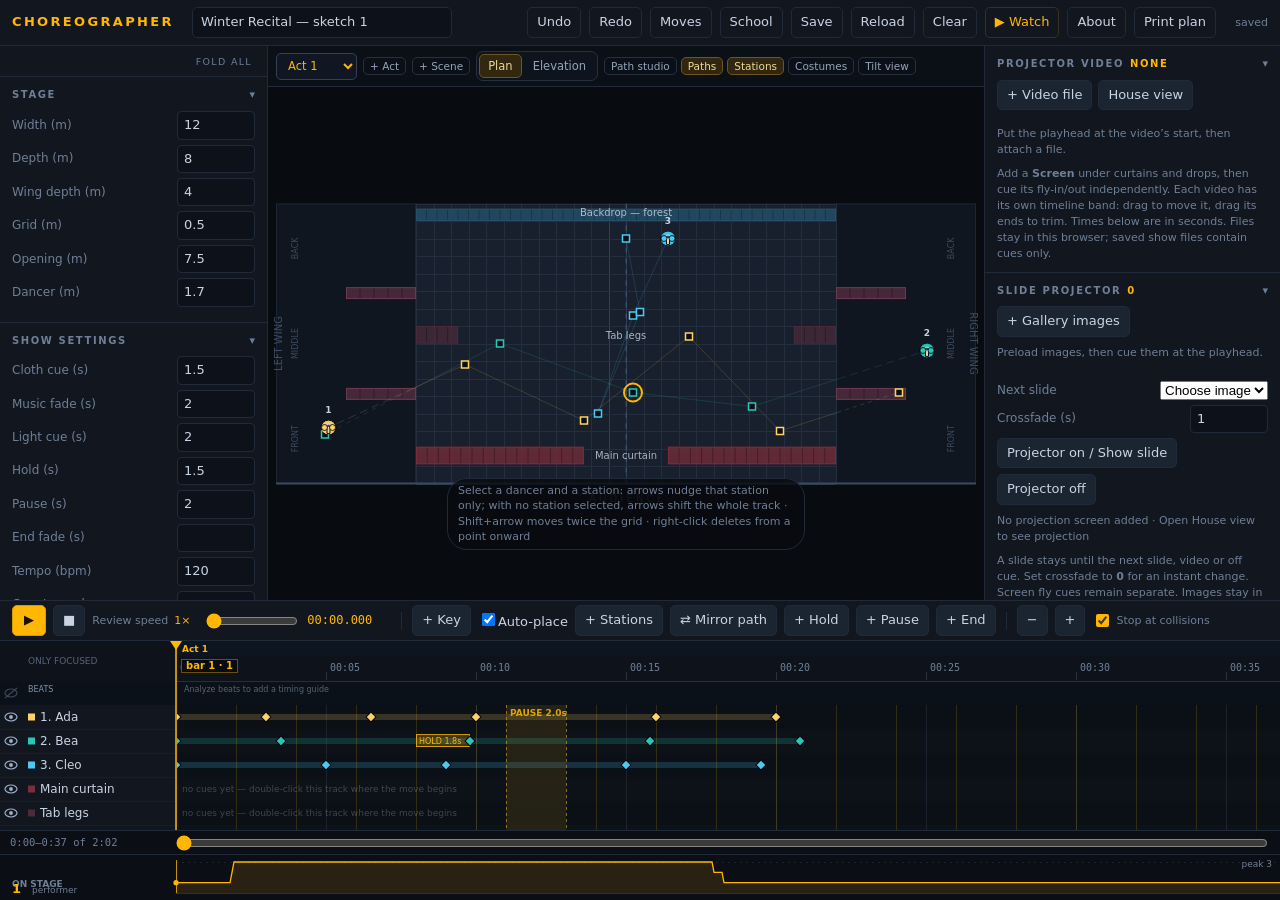
<file: index.html>
<!doctype html>
<html lang="en">
<head>
<meta charset="utf-8" />
<meta name="viewport" content="width=device-width, initial-scale=1" />

<title>Choreographer</title>
<link rel="icon" type="image/png" href="favicon.png" />
<link rel="stylesheet" href="styles.css?v=staging2" />
</head>
<body>
<section id="studio" class="studio" role="dialog" aria-label="Path studio" hidden>
  <header class="studio-head">
    <strong class="studio-title">Path studio</strong>
    <span id="studioSub" class="hint"></span>
    <div class="studio-tools">
      <button id="studioMoves" class="view-btn" title="The movement cheat sheet: click a position, step or level to put it on the point being edited">Moves</button>
      <button id="studioMirror" class="view-btn" title="Mirror the selected dancer's path left to right across centre stage">⇄ Mirror path</button>
      <button id="studioZoomOut" class="view-btn" title="Zoom out">−</button>
      <button id="studioZoomIn" class="view-btn" title="Zoom in">+</button>
    </div>
    <button id="studioClose" class="view-btn" title="Back to the show (Esc)">Done</button>
  </header>
  <div class="studio-body">
    <aside class="studio-side" aria-label="Dancers">
      <h3>Dancers</h3>
      <div id="studioCast" class="list"></div>
    </aside>
    <aside class="studio-stage" aria-label="Staging tools">
      <h3>Routine staging</h3>
      <div class="studio-toolbar">
        <button class="view-btn" data-tool="select" aria-pressed="true" title="Select and move draft objects">Select</button>
        <button class="view-btn" data-tool="obstacle" aria-pressed="false" title="Click the plan to place a draft prop, curtain or drop">Place obstacle</button>
        <button class="view-btn" data-tool="route" aria-pressed="false" title="Draw a smooth route for the selected dancer">Draw route</button>
      </div>
      <div class="studio-field"><label for="studioObstacleKind">Obstacle</label><select id="studioObstacleKind"><option value="prop">Prop</option><option value="curtain">Curtain</option><option value="drop">Drop / screen</option></select><button id="studioAddObstacle" class="view-btn">+ Add to plan</button></div>
      <div class="studio-field"><label for="studioDraftDancer">Dancer</label><select id="studioDraftDancer"><option value="">Unassigned draft</option></select></div>
      <div class="studio-field"><label for="studioRouteStart">Route starts at count (0 is music origin)</label><input id="studioRouteStart" type="number" min="0" step="1" value="0"></div>
      <div class="studio-field"><label for="studioRouteBeats">Beat length</label><input id="studioRouteBeats" type="number" min="1" max="256" step="1" value="8"></div>
      <button id="studioSampleRoute" class="view-btn">Snap route to beats</button>
      <p class="hint">Place scenery and props in this draft plan, then draw a route. Its smooth shape is sampled at each beat into dancer stations; ballet positions and moves are authored separately afterward. Nothing here changes the show until you send it.</p>
      <div id="studioKeyframeEditor" class="studio-keyframe"></div>
      <div id="studioRouteEditor" class="studio-route-editor"></div>
      <button id="studioSendDraft" class="view-btn" disabled>Send routine to stage…</button>
      <span id="studioDraftStatus" class="hint" role="status"></span>
    </aside>
    <div class="studio-plan"><canvas id="studioCanvas" aria-label="Stage plan with dancers' paths"></canvas></div>
    <aside class="studio-side" aria-label="Collisions">
      <h3>Collisions <span id="studioWarnCount" class="count">—</span></h3>
      <div class="btn-row studio-overlap-tools"><button id="btnScanOverlaps" class="view-btn" title="Scan the whole running order for dancer-to-dancer overlaps">Find overlaps</button></div>
      <p class="hint studio-overlap-hint">A whole-show scan finds moments when two dancers come within 0.55 m. Click a warning to go to that moment; Fix applies the suggested path change, and Undo restores it.</p>
      <div id="studioDraftReview" class="list"></div>
      <div id="studioWarn" class="list"></div>
    </aside>
  </div>
</section>
<header>
  <h1>Choreographer</h1>
  <input id="showName" class="show-name" value="Untitled show" aria-label="Show name" />
  <div class="spacer"></div>
  <button id="btnUndo" class="ghost" title="Undo (Ctrl+Z)">Undo</button>
  <button id="btnRedo" class="ghost" title="Redo (Ctrl+Shift+Z)">Redo</button>
  <button id="btnMoves" class="ghost" title="The movement cheat sheet: every position, step and level, drawn and moving — click one to put it on the point being edited">Moves</button>
  <button id="btnSchool" class="ghost" title="School conventions: the values a school or teacher sets for each position. Defaults are the current best case; a school value is applied where the solver reads it">School</button>
  <button id="btnSave" class="ghost" title="Save the whole show: writes the browser's copy first, then a JSON file you choose">Save</button>
  <button id="btnReload" class="ghost" title="Reload a show from a JSON file">Reload</button>
  <button id="btnClear" class="ghost" title="Clear the stage for a new show — keeps dancers, costumes, props, cloth, lanterns, music, voice and every setting. Undo brings it back">Clear</button>
  <button id="btnWatch" class="ghost watch-link" title="Watch the show: the stage alone, with its music, from the top">▶ Watch</button>
  <button id="btnAbout" class="ghost" title="About this version of Choreographer">About</button>
  <a id="btnPrint" class="ghost print-link" href="print.html" target="_blank" rel="noopener" title="Open the printable stage plot, paths and cue sheet in a new tab">Print plan</a>
  <input id="fileImport" type="file" accept="application/json" hidden />
  <input id="fileMusic" type="file" accept="audio/*" hidden />
  <input id="fileNarration" type="file" accept="audio/*" hidden />
  <input id="folderNarration" type="file" accept="audio/*" webkitdirectory multiple hidden />
  <input id="fileVideo" type="file" accept="video/*" hidden />
  <input id="fileSlides" type="file" accept="image/png,image/jpeg,image/webp,image/gif,image/avif" multiple hidden />
  <span id="saved" class="saved">saved</span>
</header>

<main>
  <aside id="left" class="panel">
    <div class="pane-tools">
      <button id="btnFoldAll" class="pane-btn" aria-pressed="false" title="Fold every section in this pane">Fold all</button>
    </div>
    <section>
      <h2>Stage</h2>
      <div class="field"><label>Width (m)</label><input id="stWidth" type="number" min="4" max="40" step="0.5" /></div>
      <div class="field"><label>Depth (m)</label><input id="stDepth" type="number" min="3" max="30" step="0.5" /></div>
      <div class="field"><label>Wing depth (m)</label><input id="stWings" type="number" min="1" max="20" step="0.5" /></div>
      <div class="field"><label>Grid (m)</label><input id="stGrid" type="number" min="0.25" max="2" step="0.25" /></div>
      <div class="field"><label>Opening (m)</label><input id="stOpening" type="number" min="2.5" max="20" step="0.5" title="Height of the proscenium arch, as the audience sees it" /></div>
      <div class="field"><label>Dancer (m)</label><input id="stDancerH" type="number" min="1" max="2.4" step="0.05" title="Height a performer is drawn in the elevation" /></div>
    </section>

    <section>
      <h2>Show settings</h2>
      <div class="field"><label>Cloth cue (s)</label><input id="prefCue" type="number" min="0" max="120" step="0.5" title="How long a curtain or drop cue takes when it is placed" /></div>
      <div class="field"><label>Music fade (s)</label><input id="prefFade" type="number" min="0" max="120" step="0.5" title="How long a music fade takes when it is placed" /></div>
      <div class="field"><label>Light cue (s)</label><input id="prefLight" type="number" min="0" max="120" step="0.5" title="How long a light cue takes when it is placed" /></div>
      <div class="field"><label>Hold (s)</label><input id="prefHold" type="number" min="0.1" max="120" step="0.5" title="How long a hold lasts when one is added" /></div>
      <div class="field"><label>Pause (s)</label><input id="prefPause" type="number" min="0.1" max="120" step="0.5" title="How long a pause stops the show when one is added" /></div>
      <div class="field"><label>End fade (s)</label><input id="prefEndFade" type="number" min="0" max="120" step="0.5" title="How long the music takes to come down before the show ends; 0 stops it dead" /></div>
      <div class="field"><label>Tempo (bpm)</label><input id="prefTempo" type="number" min="20" max="300" step="1" title="The music's tempo. A count is one beat, and a phrase's counts are laid against it" /></div>
      <div class="field"><label>Counts per bar</label><input id="prefBeats" type="number" min="1" max="16" step="1" title="How many counts make a bar: 4 in common time, 3 for a waltz" /></div>
      <div class="field tap-count"><button id="btnTapTempo" type="button" title="Tap along with the music. The first tap is count one at the playhead; later taps set the tempo from the gaps. A pause of 2.5 s starts over">Tap tempo</button><button id="btnSetDownbeat" type="button" class="ghost" title="Count one is the playhead right now">Count 1 here</button><button id="btnClearDownbeat" type="button" class="ghost" title="Count one goes back to the first music track">Clear</button></div>
      <p id="countReadout" class="hint"></p>
      <p class="hint">The length a cue is given when it is placed, before it is dragged into shape. These travel with the show, so a reopened file flies and fades the same way. <b>End fade</b> is how long the music takes to come down into an end marker; <b>0</b> stops it dead on the moment. <b>Tempo</b> and <b>counts per bar</b> are the music's clock: a phrase is placed by counts of it, and the bars are drawn under the tracks and counted from where the first track begins.</p>
    </section>

    <section>
      <h2>Running order <span id="actCount" class="count">1</span></h2>
      <div id="actsList" class="list"></div>
      <p class="hint">Acts run end to end on one clock, so Act 2 begins where Act 1 finishes. Set how long each one runs; switching act moves the playhead, not the stage. Drag a scene's notch on the timeline band to move that boundary.</p>
    </section>

    <section>
      <h2>Music <span id="musicState" class="count">none</span></h2>
      <div id="musicRow" class="list"></div>
      <div class="btn-row"><button id="btnMusic">+ Attach track</button></div>
      <p class="hint">The tracks are the show's clock. <b>+ Track</b> adds one <b>where the playhead is</b> — put the playhead where the music should change, then attach the file. <b>plays</b> trims how much of the file sounds, and <b>end here</b> sets that from the playhead.</p>
    </section>


    <section>
      <h2>Wing legs <span id="legCount" class="count">0</span></h2>
      <div class="btn-row">
        <button id="btnAddLeftLeg">+ Left leg</button>
        <button id="btnAddRightLeg">+ Right leg</button>
      </div>
      <div id="legsList" class="list"></div>
      <p class="hint">Legs stand in the wings and split each side into <b>front</b>, <b>middle</b> and <b>back</b>. Drag one on the stage, or type its depth.</p>
    </section>

    <section>
      <h2>Lights <span id="lightCount" class="count">0</span></h2>
      <div class="btn-row"><button id="btnAddLight">+ Light</button></div>
      <div id="lightsList" class="list"></div>
      <p class="hint">A light hangs over a spot on the floor, washes a pool of its own colour and is cued <b>up</b> and <b>out</b> from its own track. Drag its marker on the plan to place it; hold Alt to ignore the grid.</p>
    </section>

    <section>
      <h2>Curtains, drops &amp; cards</h2>
      <div class="btn-row">
        <button id="btnAddCurtain">+ Curtain</button>
        <button id="btnAddDrop">+ Drop</button>
        <button id="btnAddScreen" disabled>+ Screen</button>
        <button id="btnAddCard">+ Card</button>
      </div>
      <p id="screenStatus" class="hint" role="status">Screen controls loading…</p>
      <div id="sceneryList" class="list"></div>
      <p class="hint">Curtains and drops stack front to back. Drag one on the plan to place it; hold Alt to move it off the grid. A <b>card</b> is a board held up in front of the house — type what it says, then cue it on and off.</p>
    </section>
  </aside>

  <section id="center">
    <div id="actTabs" class="act-tabs" aria-label="Act and stage controls">
      <label class="act-picker"><select id="actSelect" aria-label="Select act"></select></label>
      <button id="btnAddAct" class="view-btn act-action" title="Add an act after the last one">+ Act</button>
      <button id="btnAddScene" class="view-btn act-action" title="Add a scene at the playhead">+ Scene</button>
      <div class="view-tabs" role="tablist" aria-label="Choose a view">
        <button id="btnFillPlan" class="view-tab on" role="tab" aria-selected="true" title="Overhead stage plan">Plan</button>
        <button id="btnFillElev" class="view-tab" role="tab" aria-selected="false" title="Side elevation: heights, levels and flying">Elevation</button>
      </div>
      <div class="stage-tools" aria-label="Overhead stage controls">
        <button id="btnStudio" class="view-btn" aria-pressed="false" title="Path studio: a full-screen plan to draw, hide and check each dancer's path">Path studio</button>
        <button id="btnPaths" class="view-btn on" aria-pressed="true" title="Show or hide movement lines">Paths</button>
        <button id="btnStations" class="view-btn on" aria-pressed="true" title="Show or hide station points">Stations</button>
        <button id="btnCostumes" class="view-btn" aria-pressed="false" title="Show or hide overhead costume shapes">Costumes</button>
        <button id="btnTilt" class="view-btn" aria-pressed="false" title="Drag vertically on the stage to tilt the view; dancer editing is disabled while active">Tilt view</button>
      </div>
    </div>
    <div id="sceneTabs" class="act-tabs scene-tabs" aria-label="Scenes in this act"></div>
    <div id="stage-wrap">
      <canvas id="stage"></canvas>
      <div id="pointStrip" class="point-strip" hidden></div>
      <div id="stageHint" class="stage-hint">Select a dancer and station: arrow keys move that station only · no station selected: arrow keys shift the whole track · Shift+arrow moves twice the grid</div>
    </div>
    <div id="elevation-wrap">
      <canvas id="elevation"></canvas>
      <div class="view-tools">
        <button id="btnDepth" class="view-btn on" aria-pressed="true" title="Shrink figures the further upstage they stand, as the house sees them — turn it off when judging heights">Depth</button>
      </div>
    </div>
    <div id="house-wrap" hidden>
      <canvas id="house" aria-label="Audience-facing House preview"></canvas>
      <div class="view-tools"><button id="btnHouseBack" class="view-btn">Back to plan &amp; elevation</button></div>
      <span id="houseStatus" class="house-caption" role="status">HOUSE · AUDIENCE VIEW</span>
    </div>
  </section>

  <aside id="right" class="panel">
    <section id="videoSection">
      <h2>Projector video <span id="videoCount" class="count">none</span></h2>
      <div class="btn-row"><button id="btnVideo">+ Video file</button><button id="btnHouse">House view</button></div>
      <div id="videoRow" class="list"></div>
      <p class="hint">Add a <b>Screen</b> under curtains and drops, then cue its fly-in/out independently. Each video has its own timeline band: drag to move it, drag its ends to trim. Times below are in seconds. Files stay in this browser; saved show files contain cues only.</p>
    </section>
    <section id="slideSection">
      <h2>Slide projector <span id="slideCount" class="count">0</span></h2>
      <div class="btn-row"><button id="btnSlides">+ Gallery images</button></div>
      <p id="slideStatus" class="hint" role="status">Preload images, then cue them at the playhead.</p>
      <div id="slideGallery" class="slide-gallery" aria-label="Projector image gallery"></div>
      <div class="field"><label for="slideChoice">Next slide</label><select id="slideChoice"><option value="">Choose image</option></select></div>
      <div class="field"><label for="slideFade">Crossfade (s)</label><input id="slideFade" type="number" min="0" max="120" step="0.1" value="1" /></div>
      <div class="btn-row"><button id="btnSlideCue" title="Turn on the selected image at the playhead">Projector on / Show slide</button><button id="btnSlideOff">Projector off</button></div>
      <p id="projectionStatus" class="hint" role="status"></p>
      <div id="slideCueList" class="list"></div>
      <p class="hint">A slide stays until the next slide, video or off cue. Set crossfade to <b>0</b> for an instant change. Screen fly cues remain separate. Images stay in this browser; show JSON carries references only.</p>
    </section>
    <section class="cast-section">
      <h2>Cast <span id="castCount" class="count">0</span></h2>
      <div class="btn-row"><button id="btnAddDancer">+ Dancer</button><button id="btnAddCastGroup">+ Group</button></div>
      <div id="castList" class="list"></div>
      <p class="hint">Dancers are movement tracks. Groups (such as Audience) are organizational cast entries for now, not stage objects. Ctrl-click an eye to keep more than one dancer on stage.</p>
    </section>

    <section class="green-room">
      <h2>Green room <span id="costumeCount" class="count">0</span></h2>
      <div class="btn-row"><button id="btnAddCostume">+ Costume</button></div>
      <div id="costumeList" class="list"></div>
      <p class="hint">A costume is colours and a cut — body, skirt, hair. Dress a performer with the picker on their row in <b>Performers</b>, and the plan, the elevation and the run-through all wear it.</p>
    </section>

    <section class="props-section">
      <h2>Props <span id="propCount" class="count">0</span></h2>
      <div class="btn-row"><button id="btnAddProp">+ Prop</button></div>
      <div id="propsList" class="list"></div>
      <p class="hint">Drag props on the stage; hold Alt to ignore grid snapping.</p>
    </section>

    <section class="voice-section">
      <h2>Narration <span id="voiceCount" class="count">none</span></h2>
      <div id="voiceRow" class="list"></div>
      <div class="btn-row">
        <button id="btnRecord" title="Record a voice piece with the microphone, starting at the playhead">◉ Record</button>
        <label class="label" for="voiceMic">Mic</label>
        <select id="voiceMic" aria-label="Microphone input"><option value="">Default microphone</option></select>
        <meter id="voiceInputLevel" min="0" max="1" value="0" aria-label="Microphone input level"></meter>
        <span id="voiceInputStatus" class="hint">Input idle</span>
        <button id="btnVoiceFile" title="Attach a voice recording from disk, at the playhead">+ Voice file</button>
        <button id="btnVoiceFolder" title="Import a folder of numbered recordings (01, 02, …) in order, after the narration already in the show. Each starts unattached until you choose its speaker">+ Folder</button>
        <button id="btnVoiceSave" title="Save this show's voice audio to one file, tied to the show's name and ID">Save voice</button>
        <button id="btnVoiceLoad" title="Load a saved voice file back into this show, if it belongs to this show">Load voice</button>
      </div>
      <input id="fileVoiceLoad" type="file" accept="application/json,.json" hidden />
      <p class="hint" id="voiceHint">A line lands <b>where the playhead is</b> when you start recording, so put the playhead where the narrator speaks. Several pieces sit on one row, and a line plays whenever its moment comes round — in a run-through too.</p>
    </section>

    <section id="inspector" class="inspector"></section>
  </aside>
</main>

<section id="bottom">
  <div id="transport">
    <button id="btnPlay" class="primary" title="Play / pause (Space)">▶</button>
    <button id="btnStop" title="Return to start">■</button>
    <label class="review-speed" for="reviewSpeed">Review speed <output id="reviewSpeedValue">1×</output>
      <input id="reviewSpeed" type="range" min="1" max="4" step="0.25" value="1" aria-label="Review playback speed" title="Review faster without changing the show's authored timings" />
    </label>
    <span id="timeDisplay" class="time">00:00.000</span>
    <span class="divider"></span>
    <button id="btnKey" title="Add a keyframe: on the next beat and a stride from the last station">+ Key</button>
    <label class="toggle" title="When on, new keys and stations go on the next beat, a comfortable stride from the dancer's last station. Turn off to place them by hand.">
      <input id="autoPlace" type="checkbox" checked />Auto-place
    </label>
    <button id="btnPath" title="Place path stations: select a dancer, then click points on the stage in order">+ Stations</button>
    <button id="btnMirrorPath" title="Mirror the selected dancer's path left to right across stage centre, keeping its timing and order">⇄ Mirror path</button>
    <button id="btnHold" title="Hold the selected track for a moment">+ Hold</button>
    <button id="btnPause" title="Pause the whole show">+ Pause</button>
    <button id="btnEnd" title="End the show at the playhead — the clock stops here, and dragging the red line moves it">+ End</button>
    <span class="divider"></span>
    <button id="zoomOut" title="Zoom out">−</button>
    <button id="zoomIn" title="Zoom in">+</button>
    <label class="check"><input id="chkCollide" type="checkbox" checked /> Stop at collisions</label>
    <span id="collisionMsg" class="collision"></span>
  </div>
  <canvas id="timeline"></canvas>
  <div id="timeScrollRow" class="time-scroll">
    <span id="timeScrollLabel" class="time-scroll-label">0:00–0:00</span>
    <input id="timeScroll" type="range" min="0" max="30" step="0.01" value="0" aria-label="Scroll the timeline window" title="Slide the timeline window along the show. Room continues past the last thing placed so longer tracks can be built. Shift+wheel also scrolls; Ctrl+wheel zooms" />
  </div>
  <canvas id="companyLine" title="How many performers are on the deck across this stretch of the timeline — the same count the printed call sheet draws per act"></canvas>
</section>

<!-- The only chrome a run-through keeps: play, restart, the clock, and a way out. -->
<button id="watchExit" hidden style="position:fixed;top:12px;right:12px;z-index:1000" title="Back to editing (Esc)">← Back to editor</button>
<div id="watchBar" class="watch-bar" hidden>
  <button id="wPlay" class="primary" title="Play / pause (Space)">▶</button>
  <button id="wRestart" title="Back to the top of the show">↺</button>
  <span id="wTime" class="time">00:00.000</span>
  <span class="watch-title" id="wTitle"></span>
  <span class="divider"></span>
  <button id="wFull" title="Fill the screen">⛶</button>
  <button id="wExit" title="Back to editing (Esc)">Back to editing</button>
</div>

<!-- The cheat sheet: a reference you can pick from, over the stage so the point being
     edited stays behind it. -->
<div id="movesSheet" class="moves-sheet" hidden>
  <div class="moves-panel" role="dialog" aria-modal="true" aria-labelledby="movesTitle">
    <header class="moves-head">
      <h2 id="movesTitle">Movements</h2>
      <span id="movesWhere" class="moves-where"></span>
      <button id="btnMovesClose" class="ghost">Close</button>
    </header>
    <div id="movesBody" class="moves-body"></div>
    <p class="hint">Click a move to put it on the point being edited, then close this and look at the elevation. A position and a step belong to a stage station; a level to how that station meets the floor. Or choose a <b>phrase</b> at the top and place the whole step at once.</p>
  </div>
</div>

<div id="aboutSheet" class="moves-sheet" hidden>
  <div class="moves-panel about-panel" role="dialog" aria-modal="true" aria-labelledby="aboutTitle">
    <header class="moves-head">
      <h2 id="aboutTitle">About Choreographer</h2>
      <span class="moves-where">A theatre planner for shaping a show, one cue at a time.</span>
      <button id="btnAboutClose" class="ghost">Close</button>
    </header>
    <div class="moves-body">
      <p><strong>Version 0.4.6</strong> <span class="about-build">Release date: <time datetime="2026-11-05">5 November 2026</time></span></p>
      <p>Plan and Elevation are separate tabs, so the plan takes the whole stage area when shown. Stage controls sit on a dedicated toolbar row; Tilt view becomes Reset while active.</p>
      <p>Legs and feet preview: shaped thighs/calves and articulated heel, ball and toe rendering. Movement technique remains under review.</p>
      <p>Includes Mirror path and Cast tools. Show-video recording is disabled; music and voice recording remain available.</p>
      <p>Show files are JSON; music and voice recordings are stored separately in this browser. Keep a copy of your show file when moving between browsers or computers.</p>
    </div>
  </div>
</div>

<div id="schoolSheet" class="moves-sheet" hidden>
  <div class="moves-panel school-panel" role="dialog" aria-modal="true" aria-labelledby="schoolTitle">
    <header class="moves-head">
      <h2 id="schoolTitle">School conventions</h2>
      <span class="moves-where">Defaults are the current best case. Enter the school's value to change a position; clear it to return to the default.</span>
      <button id="btnSchoolClose" class="ghost">Close</button>
    </header>
    <div id="schoolBody" class="moves-body school-body"></div>
    <p class="hint">Applied rows change the drawing now. Recorded rows are the school's words for a position the solver does not read yet; they wait until that position is re-solved, and the table does not pretend otherwise.</p>
  </div>
</div>

<script type="importmap">
{"imports": {
  "./src/app.js": "./src/app.js?v=studio7",
  "./src/path-studio.js": "./src/path-studio.js?v=staging3",
  "./src/routine-draft.js": "./src/routine-draft.js?v=staging3",
  "./src/music.js": "./src/music.js?v=beat1",
  "./src/stage.js": "./src/stage.js?v=studio5",
  "./src/cheatsheet.js": "./src/cheatsheet.js?v=guide24",
  "./src/placement-guide.js": "./src/placement-guide.js?v=guide20",
  "./src/pose.js": "./src/pose.js?v=silhouette1",
  "./src/limb-shape.js": "./src/limb-shape.js?v=legs1",
  "./src/model.js": "./src/model.js?v=studio5",
  "./src/narration.js": "./src/narration.js?v=narr7",
  "./src/narration-bundle.js": "./src/narration-bundle.js?v=narr2",
  "./src/conventions.js": "./src/conventions.js?v=conv14",
  "./src/chasse-phases.js": "./src/chasse-phases.js?v=chasse1",
  "./src/elevation.js": "./src/elevation.js?v=height1",
  "./src/contact-frame.js": "./src/contact-frame.js?v=contacts17",
  "./src/timeline.js": "./src/timeline.js?v=beat-ruler1",
  "./src/beat-map.js": "./src/beat-map.js?v=estimate1",
  "./src/house.js": "./src/house.js?v=height1",
  "./src/slides.js": "./src/slides.js?v=slides9",
  "./src/video.js": "./src/video.js?v=video-sync9"
}}
</script>
<script>
// Report startup failures in the page rather than leaving an empty planner.
window.addEventListener('error', function (event) {
  var status = document.getElementById('screenStatus');
  if (status) status.textContent = 'App error: ' + (event.message || 'A script could not load');
});
window.addEventListener('unhandledrejection', function (event) {
  var status = document.getElementById('screenStatus');
  if (status) status.textContent = 'App error: ' + (event.reason && event.reason.message || String(event.reason));
});
import('./src/app.js').catch(function (error) {
  var status = document.getElementById('screenStatus');
  if (status) status.textContent = 'App could not start: ' + error.message;
});
</script>
</body>
</html>
</file>
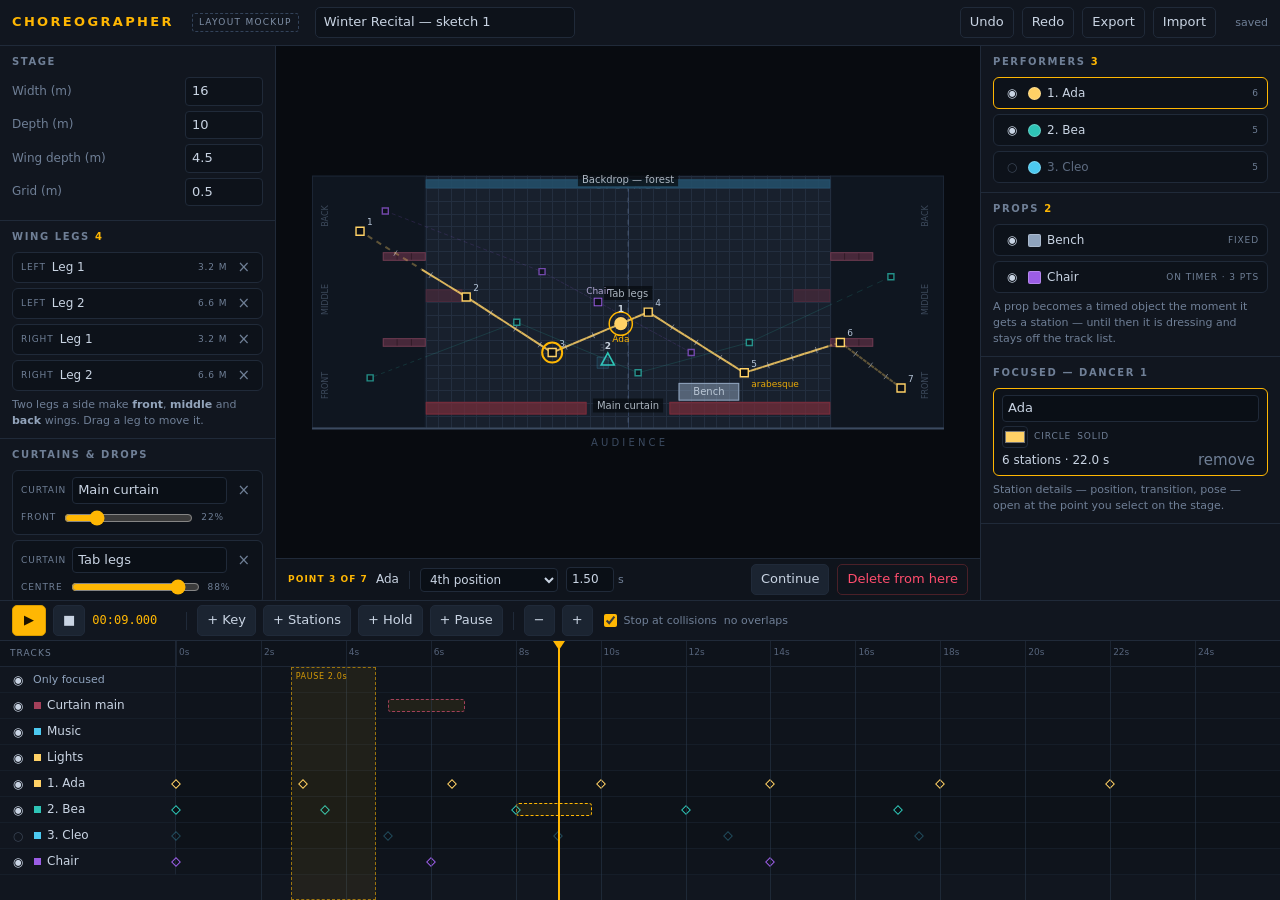
<file: layout-mockup.html>
<!doctype html>
<html lang="en">
<head>
<meta charset="utf-8" />
<meta name="viewport" content="width=device-width, initial-scale=1" />
<title>Choreographer — layout mockup</title>
<style>
  :root {
    --bg: #0b0e14;
    --panel: #11161f;
    --panel2: #0d121a;
    --line: #202a39;
    --text: #c9d4e3;
    --dim: #6f7f96;
    --accent: #ffb703;
    --danger: #ff4d6d;
  }
  * { box-sizing: border-box; }
  html, body { height: 100%; }
  body {
    margin: 0;
    background: var(--bg);
    color: var(--text);
    font: 13px/1.42 "Segoe UI", system-ui, -apple-system, sans-serif;
    display: grid;
    grid-template-rows: 46px minmax(0, 1fr) 300px;
    overflow: hidden;
    user-select: none;
  }

  /* ---------- header ---------- */
  header {
    display: flex; align-items: center; gap: 8px;
    padding: 0 12px;
    background: var(--panel);
    border-bottom: 1px solid var(--line);
  }
  header h1 {
    font-size: 13px; letter-spacing: .18em; text-transform: uppercase;
    margin: 0 10px 0 0; color: var(--accent); font-weight: 600;
  }
  .badge {
    font-size: 9px; letter-spacing: .14em; text-transform: uppercase;
    color: #7f8fa6; border: 1px dashed #33435a; border-radius: 3px;
    padding: 2px 6px; margin-right: 8px;
  }
  .spacer { flex: 1; }
  .saved { color: var(--dim); font-size: 11px; min-width: 44px; text-align: right; }
  .show-name {
    background: var(--panel2); border: 1px solid var(--line); color: var(--text);
    border-radius: 5px; padding: 5px 8px; width: 260px; font: inherit;
  }
  button {
    background: #1b2431; border: 1px solid var(--line); color: var(--text);
    border-radius: 5px; padding: 5px 9px; font: inherit; cursor: pointer;
  }
  button.ghost { background: transparent; }
  button.primary {
    background: var(--accent); color: #1a1200; border-color: #d99c00;
    font-weight: 700; width: 34px;
  }

  /* ---------- main ---------- */
  main { display: grid; grid-template-columns: 276px minmax(0, 1fr) 300px; min-height: 0; }
  .panel { background: var(--panel); overflow-y: auto; display: flex; flex-direction: column; }
  #left { border-right: 1px solid var(--line); }
  #right { border-left: 1px solid var(--line); }
  .panel section { padding: 9px 12px; border-bottom: 1px solid var(--line); }
  .panel h2 {
    font-size: 10px; letter-spacing: .16em; text-transform: uppercase;
    color: var(--dim); margin: 0 0 8px; font-weight: 600;
  }
  .count { color: var(--accent); }
  .field { display: flex; align-items: center; justify-content: space-between; gap: 8px; margin-bottom: 5px; }
  .field label { color: var(--dim); font-size: 12px; }
  .field input {
    width: 78px; background: var(--panel2); border: 1px solid var(--line);
    color: var(--text); border-radius: 4px; padding: 4px 6px; font: inherit;
  }
  .list { display: flex; flex-direction: column; gap: 5px; }
  .item {
    background: var(--panel2); border: 1px solid var(--line);
    border-radius: 6px; padding: 6px 8px;
  }
  .item.sel { border-color: var(--accent); }
  .item .row { display: flex; align-items: center; gap: 6px; margin-bottom: 4px; }
  .item .row:last-child { margin-bottom: 0; }
  .item input[type="text"] {
    background: #0a0f16; border: 1px solid var(--line); color: var(--text);
    border-radius: 4px; padding: 3px 5px; font: inherit; min-width: 0; flex: 1;
  }
  .item .label { color: var(--text); font-size: 12px; flex: 1; overflow: hidden; text-overflow: ellipsis; white-space: nowrap; }
  .item .swatch { width: 13px; height: 13px; border-radius: 50%; flex: none; border: 1px solid rgba(255,255,255,.25); }
  .item .tag { font-size: 9px; text-transform: uppercase; letter-spacing: .1em; color: var(--dim); white-space: nowrap; }
  .item .del { border: none; background: transparent; color: var(--dim); padding: 0 4px; font-size: 15px; line-height: 1; }
  .eye {
    width: 20px; height: 18px; border: none; background: transparent;
    color: var(--text); padding: 0; font-size: 12px; line-height: 1;
  }
  .eye.off { color: #3c4757; }
  .hint { color: var(--dim); font-size: 11px; line-height: 1.45; margin: 6px 0 0; }
  .hint b { color: #93a4bb; font-weight: 600; }
  .slider { display: flex; align-items: center; gap: 6px; }
  .slider input { flex: 1; accent-color: var(--accent); width: 100%; }
  .planned { color: #6b5b2a; border-color: #4a3f1e; }

  /* ---------- stage ---------- */
  #center {
    min-width: 0; min-height: 0; background: #080b10;
    display: grid; grid-template-rows: minmax(0, 1fr) 42px;
  }
  #stage { display: block; width: 100%; height: 100%; cursor: crosshair; }

  /* the focused station, edited next to the stage instead of in a far panel */
  .point-strip {
    display: flex; align-items: center; gap: 8px;
    padding: 0 12px; background: #0f141c;
    border-top: 1px solid var(--line);
    overflow: hidden; white-space: nowrap;
  }
  .ps-tag {
    font-size: 9px; letter-spacing: .12em; text-transform: uppercase;
    color: var(--accent); font-weight: 600;
  }
  .ps-who { font-size: 12px; color: var(--text); }
  .ps-div { width: 1px; height: 18px; background: var(--line); margin: 0 2px; flex: none; }
  .point-strip label { color: var(--dim); font-size: 10px; text-transform: uppercase; letter-spacing: .1em; }
  .point-strip select, .point-strip input {
    background: #0a0f16; border: 1px solid var(--line); color: var(--text);
    border-radius: 4px; padding: 3px 5px; font: inherit; font-size: 12px;
  }
  .point-strip select { width: 138px; }
  .point-strip input.num { width: 48px; font-variant-numeric: tabular-nums; }
  .point-strip .unit { color: var(--dim); font-size: 11px; margin-left: -4px; }
  .point-strip .grow { flex: 1; }
  .point-strip .warn { color: var(--danger); border-color: #4a2028; background: transparent; }
  .point-strip .ps-hint { color: #4a576b; font-size: 10px; }

  /* ---------- transport + tracks ---------- */
  #bottom {
    background: var(--panel); border-top: 1px solid var(--line);
    display: grid; grid-template-rows: 40px minmax(0, 1fr); min-height: 0;
  }
  #transport {
    display: flex; align-items: center; gap: 7px;
    padding: 0 12px; border-bottom: 1px solid var(--line); overflow: hidden;
  }
  .divider { width: 1px; height: 18px; background: var(--line); margin: 0 3px; }
  .time {
    font-variant-numeric: tabular-nums; font-family: Consolas, "SF Mono", monospace;
    color: var(--accent); min-width: 84px; font-size: 12px;
  }
  .check { display: flex; align-items: center; gap: 4px; color: var(--dim); font-size: 11px; white-space: nowrap; }
  .check input { accent-color: var(--accent); }
  .collision { color: var(--dim); font-size: 11px; white-space: nowrap; }

  .tracks { position: relative; overflow: hidden; }
  .grid { display: grid; grid-template-columns: 176px minmax(0, 1fr); grid-auto-rows: 26px; min-height: 100%; }
  .thead {
    background: #0e131b; border-bottom: 1px solid #1d2634; border-right: 1px solid #1d2634;
    color: var(--dim); font-size: 9px; letter-spacing: .12em;
    display: flex; align-items: center; padding-left: 10px;
  }
  .ruler {
    position: relative; background: #0e131b; border-bottom: 1px solid #1d2634;
  }
  .ruler .tick { position: absolute; top: 0; bottom: 0; width: 1px; background: #1b2431; }
  .ruler .tlab {
    position: absolute; top: 5px; font-size: 9px; color: #55637a;
    font-variant-numeric: tabular-nums; transform: translateX(3px);
  }
  .gcell {
    display: flex; align-items: center; gap: 6px; padding: 0 8px 0 8px;
    border-bottom: 1px solid #161e29; border-right: 1px solid #1d2634;
    background: #11161f; overflow: hidden;
  }
  .gcell .csw { width: 7px; height: 7px; flex: none; }
  .gcell .nm { font-size: 12px; color: var(--text); white-space: nowrap; overflow: hidden; text-overflow: ellipsis; }
  .gcell .num { font-size: 10px; color: var(--dim); width: 11px; text-align: right; flex: none; }
  .gcell.master { gap: 5px; }
  .gcell.master .nm { font-size: 11px; color: #8fa3bd; }
  .gcell.master .tag { font-size: 8px; letter-spacing: .1em; color: #55637a; border: 1px solid #253141; border-radius: 3px; padding: 0 3px; margin-left: auto; }
  .lane {
    position: relative; border-bottom: 1px solid #151d28;
    background: #0d1219;
  }
  .lane.alt { background: #0f141c; }
  .diamond {
    position: absolute; top: 50%; width: 7px; height: 7px;
    transform: translate(-50%, -50%) rotate(45deg);
    background: #0b0e14; border: 1.5px solid currentColor;
  }
  .diamond.hollow { background: transparent; }
  .band {
    position: absolute; top: 6px; bottom: 6px; border-radius: 3px;
    border: 1px dashed currentColor; background: rgba(255,183,3,.08);
  }
  .focus-row .gcell { background: rgba(255,183,3,.055); }
  .focus-row .gcell .nm { color: var(--accent); font-weight: 600; }
  .dim-row .gcell .nm, .dim-row .gcell .num { color: #4a576b; }
  .dim-row .diamond { opacity: .3; }
  .ov { position: absolute; top: 26px; bottom: 0; left: 176px; right: 0; pointer-events: none; }
  .ov.all { top: 0; }
  .vtick { position: absolute; top: 0; bottom: 0; width: 1px; background: rgba(45,60,80,.5); }
  .pause {
    position: absolute; top: 0; bottom: 0; border: 1px dashed rgba(255,183,3,.55);
    background: rgba(255,183,3,.07);
  }
  .pause span {
    position: absolute; top: 3px; left: 4px; font-size: 8px; letter-spacing: .08em;
    color: rgba(255,183,3,.8); white-space: nowrap;
  }
  .playhead { position: absolute; top: 0; bottom: 0; width: 1.5px; background: var(--accent); }
  .playhead::before {
    content: ""; position: absolute; top: 0; left: -5.5px;
    border-left: 6px solid transparent; border-right: 6px solid transparent;
    border-top: 9px solid var(--accent);
  }

  ::-webkit-scrollbar { width: 9px; height: 9px; }
  ::-webkit-scrollbar-thumb { background: #253141; border-radius: 5px; }
  ::-webkit-scrollbar-track { background: transparent; }
</style>
</head>
<body>

<header>
  <h1>Choreographer</h1>
  <span class="badge">layout mockup</span>
  <input class="show-name" value="Winter Recital — sketch 1" aria-label="Show name" />
  <div class="spacer"></div>
  <button class="ghost">Undo</button>
  <button class="ghost">Redo</button>
  <button class="ghost">Export</button>
  <button class="ghost">Import</button>
  <span class="saved">saved</span>
</header>

<main>
  <!-- ------------------------------------------------ stage assets -->
  <aside id="left" class="panel">
    <section>
      <h2>Stage</h2>
      <div class="field"><label>Width (m)</label><input value="16" /></div>
      <div class="field"><label>Depth (m)</label><input value="10" /></div>
      <div class="field"><label>Wing depth (m)</label><input value="4.5" /></div>
      <div class="field"><label>Grid (m)</label><input value="0.5" /></div>
    </section>

    <section>
      <h2>Wing legs <span class="count">4</span></h2>
      <div class="list">
        <div class="item">
          <div class="row"><span class="tag">left</span><span class="label">Leg 1</span>
            <span class="tag">3.2 m</span><button class="del">×</button></div>
        </div>
        <div class="item">
          <div class="row"><span class="tag">left</span><span class="label">Leg 2</span>
            <span class="tag">6.6 m</span><button class="del">×</button></div>
        </div>
        <div class="item">
          <div class="row"><span class="tag">right</span><span class="label">Leg 1</span>
            <span class="tag">3.2 m</span><button class="del">×</button></div>
        </div>
        <div class="item">
          <div class="row"><span class="tag">right</span><span class="label">Leg 2</span>
            <span class="tag">6.6 m</span><button class="del">×</button></div>
        </div>
      </div>
      <p class="hint">Two legs a side make <b>front</b>, <b>middle</b> and <b>back</b> wings. Drag a leg to move it.</p>
    </section>

    <section>
      <h2>Curtains &amp; drops</h2>
      <div class="list">
        <div class="item">
          <div class="row"><span class="tag">curtain</span><input type="text" value="Main curtain" /><button class="del">×</button></div>
          <div class="row"><span class="tag">front</span>
            <div class="slider"><input type="range" min="0" max="100" value="22" /><span class="tag">22%</span></div></div>
        </div>
        <div class="item">
          <div class="row"><span class="tag">curtain</span><input type="text" value="Tab legs" /><button class="del">×</button></div>
          <div class="row"><span class="tag">centre</span>
            <div class="slider"><input type="range" min="0" max="100" value="88" /><span class="tag">88%</span></div></div>
        </div>
        <div class="item">
          <div class="row"><span class="tag">drop</span><input type="text" value="Backdrop — forest" /><button class="del">×</button></div>
          <div class="row"><span class="tag">back</span><span class="tag">9.5 m upstage</span></div>
        </div>
      </div>
    </section>

    <section>
      <h2>Lighting</h2>
      <div class="list">
        <div class="item"><div class="row"><span class="label">Warm wash</span><span class="tag planned">planned</span></div></div>
        <div class="item"><div class="row"><span class="label">Cool side</span><span class="tag planned">planned</span></div></div>
      </div>

    </section>
  </aside>

  <!-- ------------------------------------------------ stage -->
  <section id="center">
    <canvas id="stage"></canvas>
    <div class="point-strip">
      <span class="ps-tag">Point 3 of 7</span>
      <span class="ps-who">Ada</span>
      <span class="ps-div"></span>
      <select title="Ballet position at this point">
        <option>— none —</option>
        <option>Tendu</option>
        <option selected>4th position</option>
        <option>Arabesque</option>
      </select>
      <input class="num" value="1.50" title="Transition from the previous point" /><span class="unit">s</span>
      <span class="grow"></span>
      <button title="Keep this point and continue building from it">Continue</button>
      <button class="warn" title="Restore the performer to this point and remove everything after it">Delete from here</button>
    </div>
  </section>

  <!-- ------------------------------------------------ performance assets -->
  <aside id="right" class="panel">
    <section>
      <h2>Performers <span class="count">3</span></h2>
      <div class="list">
        <div class="item sel">
          <div class="row">
            <button class="eye">◉</button>
            <span class="swatch" style="background:#ffd166"></span>
            <span class="label">1. Ada</span><span class="tag">6</span>
          </div>
        </div>
        <div class="item">
          <div class="row">
            <button class="eye">◉</button>
            <span class="swatch" style="background:#2ec4b6"></span>
            <span class="label">2. Bea</span><span class="tag">5</span>
          </div>
        </div>
        <div class="item">
          <div class="row">
            <button class="eye off">○</button>
            <span class="swatch" style="background:#4cc9f0"></span>
            <span class="label" style="color:#5d6b80">3. Cleo</span><span class="tag">5</span>
          </div>
        </div>
      </div>
    </section>

    <section>
      <h2>Props <span class="count">2</span></h2>
      <div class="list">
        <div class="item">
          <div class="row">
            <button class="eye">◉</button>
            <span class="swatch" style="border-radius:2px;background:#8fa3bd"></span>
            <span class="label">Bench</span><span class="tag">fixed</span>
          </div>
        </div>
        <div class="item">
          <div class="row">
            <button class="eye">◉</button>
            <span class="swatch" style="border-radius:2px;background:#9b5de5"></span>
            <span class="label">Chair</span><span class="tag">on timer · 3 pts</span>
          </div>
        </div>
      </div>
      <p class="hint">A prop becomes a timed object the moment it gets a station — until then it is dressing and stays off the track list.</p>
    </section>

    <section>
      <h2>Focused — dancer 1</h2>
      <div class="item sel">
        <div class="row"><input type="text" value="Ada" /></div>
        <div class="row">
          <input type="color" value="#ffd166" style="width:26px;height:22px;padding:0;border:1px solid var(--line);background:none;border-radius:4px" />
          <span class="tag">circle</span><span class="tag">solid</span>
        </div>
        <div class="row"><span class="label">6 stations · 22.0 s</span><button class="del">remove</button></div>
      </div>
      <p class="hint">Station details — position, transition, pose — open at the point you select on the stage.</p>
    </section>
  </aside>
</main>

<!-- ------------------------------------------------ transport + tracks -->
<section id="bottom">
  <div id="transport">
    <button class="primary">▶</button>
    <button>■</button>
    <span class="time">00:09.000</span>
    <span class="divider"></span>
    <button>+ Key</button>
    <button>+ Stations</button>
    <button>+ Hold</button>
    <button>+ Pause</button>
    <span class="divider"></span>
    <button>−</button>
    <button>+</button>
    <label class="check"><input type="checkbox" checked /> Stop at collisions</label>
    <span class="collision">no overlaps</span>
  </div>

  <div class="tracks" id="tracks">
    <div class="grid" id="trackGrid"></div>
    <div class="ov" id="ovLanes"></div>
    <div class="ov all" id="ovAll"></div>
  </div>
</section>

<script>
/* ------------------------------------------------------------------ mock data */
const DUR = 26000;
const PLAYHEAD = 9000;

const SHOW = {
  stage: { w: 16, d: 10, wing: 4.5, grid: 0.5 },
  legs: [
    { side: -1, y: 3.4 },
    { side: -1, y: 6.8 },
    { side: 1, y: 3.4 },
    { side: 1, y: 6.8 },
  ],
  cast: [
    {
      n: 1, name: 'Ada', color: '#ffd166', shape: 'circle', fill: 'solid', eye: true, focus: true,
      keys: [
        { t: 0, x: -10.6, y: 7.8 },
        { t: 3000, x: -6.4, y: 5.2 },
        { t: 6500, x: -3.0, y: 3.0, pose: '4th position' },
        { t: 10000, x: 0.8, y: 4.6 },
        { t: 14000, x: 4.6, y: 2.2, pose: 'arabesque' },
        { t: 18000, x: 8.4, y: 3.4 },
        { t: 22000, x: 10.8, y: 1.6 },
      ],
    },
    {
      n: 2, name: 'Bea', color: '#2ec4b6', shape: 'triangle', fill: 'hollow', eye: true, focus: false,
      keys: [
        { t: 0, x: 10.4, y: 6.0 },
        { t: 3500, x: 4.8, y: 3.4 },
        { t: 8000, x: 0.4, y: 2.2 },
        { t: 12000, x: -4.4, y: 4.2 },
        { t: 17000, x: -10.2, y: 2.0 },
      ],
    },
    {
      n: 3, name: 'Cleo', color: '#4cc9f0', shape: 'square', fill: 'half', eye: false, focus: false,
      keys: [
        { t: 0, x: -1.6, y: 8.6 },
        { t: 5000, x: -1.2, y: 5.4 },
        { t: 9000, x: -1.0, y: 2.6 },
        { t: 13000, x: -1.4, y: 5.8 },
        { t: 17500, x: -1.8, y: 8.4 },
      ],
    },
  ],
  props: [
    { name: 'Bench', color: '#8fa3bd', kind: 'fixed', x: 3.2, y: 1.1, w: 2.4, d: 0.7 },
    {
      name: 'Chair', color: '#9b5de5', kind: 'timed',
      keys: [
        { t: 0, x: -9.6, y: 8.6 },
        { t: 6000, x: -3.4, y: 6.2 },
        { t: 14000, x: 2.5, y: 3.0 },
      ],
    },
  ],
  scenery: [
    { name: 'Main curtain', y: 0.55, thick: 0.5, open: 0.22, color: '#7b2d3b' },
    { name: 'Tab legs', y: 5.0, thick: 0.5, open: 0.88, color: '#4a2a3c' },
    { name: 'Backdrop — forest', y: 9.5, thick: 0.35, drop: true, color: '#24506b' },
  ],
  tracks: [
    { id: 'curtain', name: 'Curtain main', color: '#a3405a', kind: 'system' },
    { id: 'music', name: 'Music', color: '#4cc9f0', kind: 'system' },
    { id: 'lights', name: 'Lights', color: '#ffd166', kind: 'system' },
    { id: 'ada', name: '1. Ada', color: '#ffd166', kind: 'cast', n: 1 },
    { id: 'bea', name: '2. Bea', color: '#2ec4b6', kind: 'cast', n: 2 },
    { id: 'cleo', name: '3. Cleo', color: '#4cc9f0', kind: 'cast', n: 3, eye: false },
    { id: 'chair', name: 'Chair', color: '#9b5de5', kind: 'prop' },
  ],
};

/* ------------------------------------------------------------------ helpers */
const clamp = (v, a, b) => Math.max(a, Math.min(b, v));

function posAt(obj, t) {
  const k = obj.keys || [];
  if (!k.length) return null;
  if (t <= k[0].t) return { x: k[0].x, y: k[0].y };
  for (let i = 0; i < k.length - 1; i++) {
    if (t >= k[i].t && t <= k[i + 1].t) {
      const span = k[i + 1].t - k[i].t || 1;
      const f = (t - k[i].t) / span;
      return { x: k[i].x + (k[i + 1].x - k[i].x) * f, y: k[i].y + (k[i + 1].y - k[i].y) * f };
    }
  }
  const last = k[k.length - 1];
  return { x: last.x, y: last.y };
}

/* ------------------------------------------------------------------ stage */
const canvas = document.getElementById('stage');
const ctx = canvas.getContext('2d');
const view = { scale: 1, ox: 0, oy: 0 };

function w2s(x, y) {
  return { x: view.ox + x * view.scale, y: view.oy - y * view.scale };
}

const THEME = {
  bg: '#080b10', floor: '#18202d', wing: '#0f1620', grid: '#232e3f',
  gridMajor: '#31405a', line: '#3b4a60', accent: '#ffb703', dim: '#6f7f96',
};

function drawStage() {
  const show = SHOW;
  const st = show.stage;
  const dpr = window.devicePixelRatio || 1;
  const w = canvas.clientWidth;
  const h = canvas.clientHeight;
  if (!w || !h) return;
  canvas.width = Math.round(w * dpr);
  canvas.height = Math.round(h * dpr);
  ctx.setTransform(dpr, 0, 0, dpr, 0, 0);
  ctx.clearRect(0, 0, w, h);
  ctx.fillStyle = THEME.bg;
  ctx.fillRect(0, 0, w, h);

  const halfW = st.w / 2;
  const worldW = st.w + st.wing * 2;
  const pad = 36;
  const s = Math.max(0.5, Math.min((w - pad * 2) / worldW, (h - pad * 2) / st.d));
  view.scale = s;
  view.ox = w / 2;
  view.oy = h / 2 + (st.d / 2) * s;

  const rect = (x0, y0, x1, y1) => {
    const a = w2s(x0, y0), b = w2s(x1, y1);
    return { x: Math.min(a.x, b.x), y: Math.min(a.y, b.y), w: Math.abs(b.x - a.x), h: Math.abs(b.y - a.y) };
  };

  // wings
  for (const side of [-1, 1]) {
    const r = rect(side * (halfW + st.wing), 0, side * halfW, st.d);
    ctx.fillStyle = THEME.wing;
    ctx.fillRect(r.x, r.y, r.w, r.h);
    ctx.strokeStyle = '#1b2534';
    ctx.strokeRect(r.x + 0.5, r.y + 0.5, r.w - 1, r.h - 1);
  }

  // floor
  const floor = rect(-halfW, 0, halfW, st.d);
  ctx.fillStyle = THEME.floor;
  ctx.fillRect(floor.x, floor.y, floor.w, floor.h);

  // grid
  ctx.lineWidth = 1;
  for (let x = -halfW; x <= halfW + 1e-6; x += st.grid) {
    const p = w2s(Math.min(x, halfW), 0);
    ctx.strokeStyle = Math.abs(x) < 1e-6 ? THEME.gridMajor : THEME.grid;
    ctx.beginPath();
    ctx.moveTo(Math.round(p.x) + 0.5, floor.y);
    ctx.lineTo(Math.round(p.x) + 0.5, floor.y + floor.h);
    ctx.stroke();
  }
  for (let y = 0; y <= st.d + 1e-6; y += st.grid) {
    const p = w2s(-halfW, Math.min(y, st.d));
    ctx.strokeStyle = THEME.grid;
    ctx.beginPath();
    ctx.moveTo(floor.x, Math.round(p.y) + 0.5);
    ctx.lineTo(floor.x + floor.w, Math.round(p.y) + 0.5);
    ctx.stroke();
  }

  // centre line
  const cl = w2s(0, 0);
  ctx.strokeStyle = 'rgba(150,175,210,.28)';
  ctx.setLineDash([5, 6]);
  ctx.beginPath();
  ctx.moveTo(cl.x, floor.y);
  ctx.lineTo(cl.x, floor.y + floor.h);
  ctx.stroke();
  ctx.setLineDash([]);

  // proscenium
  const pr = w2s(-halfW - st.wing, 0);
  const pr2 = w2s(halfW + st.wing, 0);
  ctx.strokeStyle = THEME.line;
  ctx.lineWidth = 2;
  ctx.beginPath();
  ctx.moveTo(pr.x, pr.y);
  ctx.lineTo(pr2.x, pr2.y);
  ctx.stroke();
  ctx.lineWidth = 1;

  ctx.fillStyle = '#3b4a60';
  ctx.font = '10px "Segoe UI", system-ui, sans-serif';
  ctx.textAlign = 'center';
  ctx.fillText('A U D I E N C E', w / 2, pr.y + 18);
  ctx.fillText('U P S T A G E', w / 2, floor.y + 13);
  ctx.textAlign = 'left';

  // wing legs + bay labels
  const baysFor = (side) => {
    const ys = show.legs.filter((l) => l.side === side).map((l) => l.y).sort((a, b) => a - b);
    const edges = [0, ...ys, st.d];
    const names = ['FRONT', 'MIDDLE', 'BACK'];
    return edges.slice(0, -1).map((lo, i) => ({ lo, hi: edges[i + 1], name: names[i] || 'BAY ' + (i + 1) }));
  };

  for (const side of [-1, 1]) {
    for (const b of baysFor(side)) {
      const label = w2s(side * (halfW + st.wing * 0.86), (b.lo + b.hi) / 2);
      ctx.save();
      ctx.translate(label.x, label.y);
      ctx.rotate(-Math.PI / 2);
      ctx.fillStyle = 'rgba(125,145,175,.42)';
      ctx.font = '8px "Segoe UI", system-ui, sans-serif';
      ctx.textAlign = 'center';
      ctx.fillText(b.name, 0, 0);
      ctx.restore();
      ctx.textAlign = 'left';
    }
  }

  for (const leg of show.legs) {
    const r = rect(
      leg.side * halfW,
      leg.y - 0.17,
      leg.side * (halfW + 1.7),
      leg.y + 0.17
    );
    ctx.fillStyle = 'rgba(74,42,60,.95)';
    ctx.fillRect(r.x, r.y, r.w, r.h);
    ctx.strokeStyle = '#6a3a4f';
    ctx.strokeRect(r.x + 0.5, r.y + 0.5, r.w - 1, r.h - 1);
    const folds = Math.max(2, Math.round(r.w / 16));
    ctx.strokeStyle = 'rgba(0,0,0,.3)';
    for (let i = 1; i < folds; i++) {
      const fx = r.x + (r.w / folds) * i;
      ctx.beginPath();
      ctx.moveTo(fx, r.y + 1);
      ctx.lineTo(fx, r.y + r.h - 1);
      ctx.stroke();
    }
  }

  // scenery, back to front
  for (const item of show.scenery.slice().sort((a, b) => b.y - a.y)) {
    const y = item.y;
    if (item.drop) {
      const r = rect(-halfW, y, halfW, y + item.thick);
      ctx.fillStyle = 'rgba(36,80,107,.85)';
      ctx.fillRect(r.x, r.y, r.w, r.h);
      ctx.strokeStyle = item.color;
      ctx.strokeRect(r.x + 0.5, r.y + 0.5, r.w - 1, r.h - 1);
    } else {
      const legW = 0.55 + (1 - item.open) * (halfW - 0.55);
      for (const side of [-1, 1]) {
        const x0 = side === -1 ? -halfW : halfW - legW;
        const r = rect(x0, y, x0 + legW, y + item.thick);
        ctx.fillStyle = hexA(item.color, 0.7);
        ctx.fillRect(r.x, r.y, r.w, r.h);
        ctx.strokeStyle = hexA(item.color, 0.95);
        ctx.strokeRect(r.x + 0.5, r.y + 0.5, r.w - 1, r.h - 1);
      }
    }
    const lp = w2s(0, y);
    ctx.font = '10px "Segoe UI", system-ui, sans-serif';
    const tw = ctx.measureText(item.name).width;
    ctx.fillStyle = 'rgba(8,11,16,.74)';
    ctx.fillRect(lp.x - tw / 2 - 4, lp.y - 16, tw + 8, 14);
    ctx.fillStyle = 'rgba(226,236,248,.75)';
    ctx.textAlign = 'center';
    ctx.fillText(item.name, lp.x, lp.y - 5);
    ctx.textAlign = 'left';
  }

  // paths
  for (const d of show.cast) {
    if (!d.eye) continue;
    drawPath(d, d.focus);
  }
  const chair = show.props.find((p) => p.kind === 'timed');
  if (chair) drawPath(chair, false, true);

  // prop bodies
  const bench = show.props.find((p) => p.kind === 'fixed');
  if (bench) {
    const r = rect(bench.x - bench.w / 2, bench.y, bench.x + bench.w / 2, bench.y + bench.d);
    ctx.fillStyle = hexA(bench.color, 0.5);
    ctx.fillRect(r.x, r.y, r.w, r.h);
    ctx.strokeStyle = bench.color;
    ctx.strokeRect(r.x + 0.5, r.y + 0.5, r.w - 1, r.h - 1);
    ctx.fillStyle = 'rgba(220,232,245,.75)';
    ctx.font = '10px "Segoe UI", system-ui, sans-serif';
    ctx.textAlign = 'center';
    ctx.fillText(bench.name, r.x + r.w / 2, r.y + r.h / 2 + 3);
    ctx.textAlign = 'left';
  }
  if (chair) {
    const p = posAt(chair, PLAYHEAD);
    const sp = w2s(p.x, p.y);
    const sz = Math.max(5, 0.34 * s);
    ctx.fillStyle = 'rgba(11,14,20,.85)';
    ctx.fillRect(sp.x - sz / 2, sp.y - sz / 2, sz, sz);
    ctx.strokeStyle = chair.color;
    ctx.strokeRect(sp.x - sz / 2 + 0.5, sp.y - sz / 2 + 0.5, sz - 1, sz - 1);
    ctx.fillStyle = 'rgba(215,200,250,.8)';
    ctx.font = '9px "Segoe UI", system-ui, sans-serif';
    ctx.textAlign = 'center';
    ctx.fillText(chair.name, sp.x, sp.y - sz / 2 - 4);
    ctx.textAlign = 'left';
  }

  // cast
  for (const d of show.cast) drawCast(d);

  // focused station ring
  const ada = show.cast[0];
  const sel = ada.keys[2];
  const selP = w2s(sel.x, sel.y);
  ctx.beginPath();
  ctx.arc(selP.x, selP.y, 10, 0, Math.PI * 2);
  ctx.strokeStyle = THEME.accent;
  ctx.lineWidth = 2;
  ctx.stroke();
  ctx.lineWidth = 1;
}

function drawPath(obj, strong, isProp) {
  const keys = obj.keys;
  if (!keys || keys.length < 2) return;
  const lastT = keys[keys.length - 1].t;
  const step = 250;
  const pts = [];
  for (let t = 0; t <= lastT; t += step) pts.push(posAt(obj, t));
  pts.push(posAt(obj, lastT));

  const halfW = SHOW.stage.w / 2;
  ctx.strokeStyle = obj.color;
  ctx.lineWidth = strong ? 2 : 1;
  for (let i = 0; i < pts.length - 1; i++) {
    const a = w2s(pts[i].x, pts[i].y);
    const b = w2s(pts[i + 1].x, pts[i + 1].y);
    const wing = Math.abs((pts[i].x + pts[i + 1].x) / 2) > halfW;
    ctx.globalAlpha = strong ? (wing ? 0.34 : 0.85) : 0.16;
    ctx.setLineDash(wing || isProp ? [4, 5] : []);
    ctx.beginPath();
    ctx.moveTo(a.x, a.y);
    ctx.lineTo(b.x, b.y);
    ctx.stroke();
  }
  ctx.setLineDash([]);
  ctx.globalAlpha = 1;

  // equal-time ticks: spacing reads as speed
  if (strong) {
    for (let i = 4; i < pts.length - 1; i += 4) {
      const prev = w2s(pts[i - 1].x, pts[i - 1].y);
      const next = w2s(pts[i + 1].x, pts[i + 1].y);
      const p = w2s(pts[i].x, pts[i].y);
      const dx = next.x - prev.x;
      const dy = next.y - prev.y;
      const len = Math.hypot(dx, dy) || 1;
      const nx = -dy / len, ny = dx / len;
      ctx.beginPath();
      ctx.moveTo(p.x - nx * 3.2, p.y - ny * 3.2);
      ctx.lineTo(p.x + nx * 3.2, p.y + ny * 3.2);
      ctx.strokeStyle = 'rgba(235,242,252,.45)';
      ctx.lineWidth = 1;
      ctx.stroke();
    }
  }

  // stations
  keys.forEach((k, i) => {
    const sp = w2s(k.x, k.y);
    const b = strong ? 4 : 3;
    ctx.fillStyle = '#0b0e14';
    ctx.strokeStyle = obj.color;
    ctx.lineWidth = 1.4;
    ctx.globalAlpha = strong ? 1 : 0.7;
    ctx.beginPath();
    ctx.rect(sp.x - b, sp.y - b, b * 2, b * 2);
    ctx.fill();
    ctx.stroke();
    ctx.globalAlpha = 1;
    ctx.lineWidth = 1;
    if (strong) {
      ctx.fillStyle = 'rgba(200,215,235,.9)';
      ctx.font = '9px "Segoe UI", system-ui, sans-serif';
      ctx.fillText(String(i + 1), sp.x + 7, sp.y - 6);
      if (k.pose && i !== 2) {
        ctx.fillStyle = 'rgba(255,183,3,.9)';
        ctx.font = '9px "Segoe UI", system-ui, sans-serif';
        ctx.fillText(k.pose, sp.x + 7, sp.y + 14);
      }
    }
  });
}

function drawCast(d) {
  const p = posAt(d, PLAYHEAD);
  const sp = w2s(p.x, p.y);
  const r = clamp(0.26 * view.scale, 4.5, 12);

  if (!d.eye) ctx.globalAlpha = 0.2;

  if (d.focus) {
    ctx.beginPath();
    ctx.arc(sp.x, sp.y, r + 5, 0, Math.PI * 2);
    ctx.strokeStyle = THEME.accent;
    ctx.lineWidth = 1.5;
    ctx.stroke();
    ctx.lineWidth = 1;
  }

  ctx.beginPath();
  if (d.shape === 'circle') {
    ctx.arc(sp.x, sp.y, r, 0, Math.PI * 2);
  } else if (d.shape === 'square') {
    ctx.rect(sp.x - r * 0.86, sp.y - r * 0.86, r * 1.72, r * 1.72);
  } else {
    ctx.moveTo(sp.x, sp.y - r * 1.1);
    ctx.lineTo(sp.x + r, sp.y + r * 0.75);
    ctx.lineTo(sp.x - r, sp.y + r * 0.75);
    ctx.closePath();
  }
  if (d.fill === 'solid') {
    ctx.fillStyle = d.color;
    ctx.fill();
  } else if (d.fill === 'half') {
    ctx.fillStyle = hexA(d.color, 0.45);
    ctx.fill();
    ctx.strokeStyle = d.color;
    ctx.stroke();
  } else {
    ctx.strokeStyle = d.color;
    ctx.lineWidth = 1.6;
    ctx.stroke();
    ctx.lineWidth = 1;
  }

  ctx.fillStyle = 'rgba(230,240,252,.85)';
  ctx.font = 'bold 9px "Segoe UI", system-ui, sans-serif';
  ctx.textAlign = 'center';
  ctx.fillText(String(d.n), sp.x, sp.y - r - 5);
  if (d.focus) {
    ctx.fillStyle = THEME.accent;
    ctx.font = '9px "Segoe UI", system-ui, sans-serif';
    ctx.fillText(d.name, sp.x, sp.y + r + 12);
  }
  ctx.textAlign = 'left';
  ctx.globalAlpha = 1;
}

function hexA(hex, a) {
  const n = hex.replace('#', '');
  const full = n.length === 3 ? n.split('').map((c) => c + c).join('') : n;
  return `rgba(${parseInt(full.slice(0, 2), 16)},${parseInt(full.slice(2, 4), 16)},${parseInt(full.slice(4, 6), 16)},${a})`;
}

/* ------------------------------------------------------------------ tracks */
function buildTracks() {
  const grid = document.getElementById('trackGrid');
  const ovLanes = document.getElementById('ovLanes');
  const ovAll = document.getElementById('ovAll');
  grid.innerHTML = '';

  // header row
  const thead = document.createElement('div');
  thead.className = 'thead';
  thead.textContent = 'TRACKS';
  const ruler = document.createElement('div');
  ruler.className = 'ruler';
  for (let t = 0; t <= DUR; t += 2000) {
    const pct = (t / DUR) * 100;
    const tick = document.createElement('div');
    tick.className = 'tick';
    tick.style.left = pct + '%';
    ruler.appendChild(tick);
    const lab = document.createElement('div');
    lab.className = 'tlab';
    lab.style.left = pct + '%';
    lab.textContent = t / 1000 + 's';
    ruler.appendChild(lab);
  }
  grid.appendChild(thead);
  grid.appendChild(ruler);

  // master eye row
  const mGut = document.createElement('div');
  mGut.className = 'gcell master';
  mGut.innerHTML = '<button class="eye">◉</button><span class="nm">Only focused</span>';
  const mLane = document.createElement('div');
  mLane.className = 'lane alt';
  grid.appendChild(mGut);
  grid.appendChild(mLane);

  SHOW.tracks.forEach((tr) => {
    const dancer = tr.kind === 'cast' ? SHOW.cast.find((d) => d.n === tr.n) : null;
    const eyeOn = dancer ? dancer.eye : true;
    const focused = !!(dancer && dancer.focus);

    const g = document.createElement('div');
    g.className = 'gcell' + (focused ? ' focus-row' : '') + (dancer && !dancer.eye ? ' dim-row' : '');
    if (focused) g.classList.add('focus-row');
    g.innerHTML =
      `<button class="eye ${eyeOn ? '' : 'off'}">${eyeOn ? '◉' : '○'}</button>` +
      `<span class="csw" style="background:${tr.color}"></span>` +
      `<span class="nm">${tr.name}</span>`;

    const lane = document.createElement('div');
    lane.className = 'lane' + (tr.kind === 'cast' ? '' : ' alt');
    if (focused) lane.classList.add('focus-row');
    if (dancer && !dancer.eye) lane.classList.add('dim-row');

    const add = (t, opts) => {
      const d = document.createElement('div');
      d.className = 'diamond' + (opts && opts.hollow ? ' hollow' : '');
      d.style.color = tr.color;
      d.style.left = (t / DUR) * 100 + '%';
      lane.appendChild(d);
    };

    if (dancer) dancer.keys.forEach((k) => add(k.t));
    if (tr.kind === 'prop') SHOW.props.find((p) => p.kind === 'timed').keys.forEach((k) => add(k.t, { hollow: true }));
    if (tr.id === 'curtain') {
      const b = document.createElement('div');
      b.className = 'band';
      b.style.color = '#a3405a';
      b.style.left = (5000 / DUR) * 100 + '%';
      b.style.width = (1800 / DUR) * 100 + '%';
      lane.appendChild(b);
    }
    if (tr.n === 2) {
      const b = document.createElement('div');
      b.className = 'band';
      b.style.color = '#ffb703';
      b.style.left = (8000 / DUR) * 100 + '%';
      b.style.width = (1800 / DUR) * 100 + '%';
      lane.appendChild(b);
    }

    grid.appendChild(g);
    grid.appendChild(lane);
  });

  // vertical time gridlines behind the lanes
  for (let t = 2000; t <= DUR; t += 2000) {
    const v = document.createElement('div');
    v.className = 'vtick';
    v.style.left = (t / DUR) * 100 + '%';
    ovLanes.appendChild(v);
  }

  // show-wide pause band
  const pause = document.createElement('div');
  pause.className = 'pause';
  pause.style.left = (2700 / DUR) * 100 + '%';
  pause.style.width = (2000 / DUR) * 100 + '%';
  pause.innerHTML = '<span>PAUSE 2.0s</span>';
  ovLanes.appendChild(pause);

  // playhead
  const ph = document.createElement('div');
  ph.className = 'playhead';
  ph.style.left = (PLAYHEAD / DUR) * 100 + '%';
  ovAll.appendChild(ph);
}

/* ------------------------------------------------------------------ boot */
buildTracks();
drawStage();
window.addEventListener('resize', () => {
  drawStage();
});
</script>
</body>
</html>
</file>
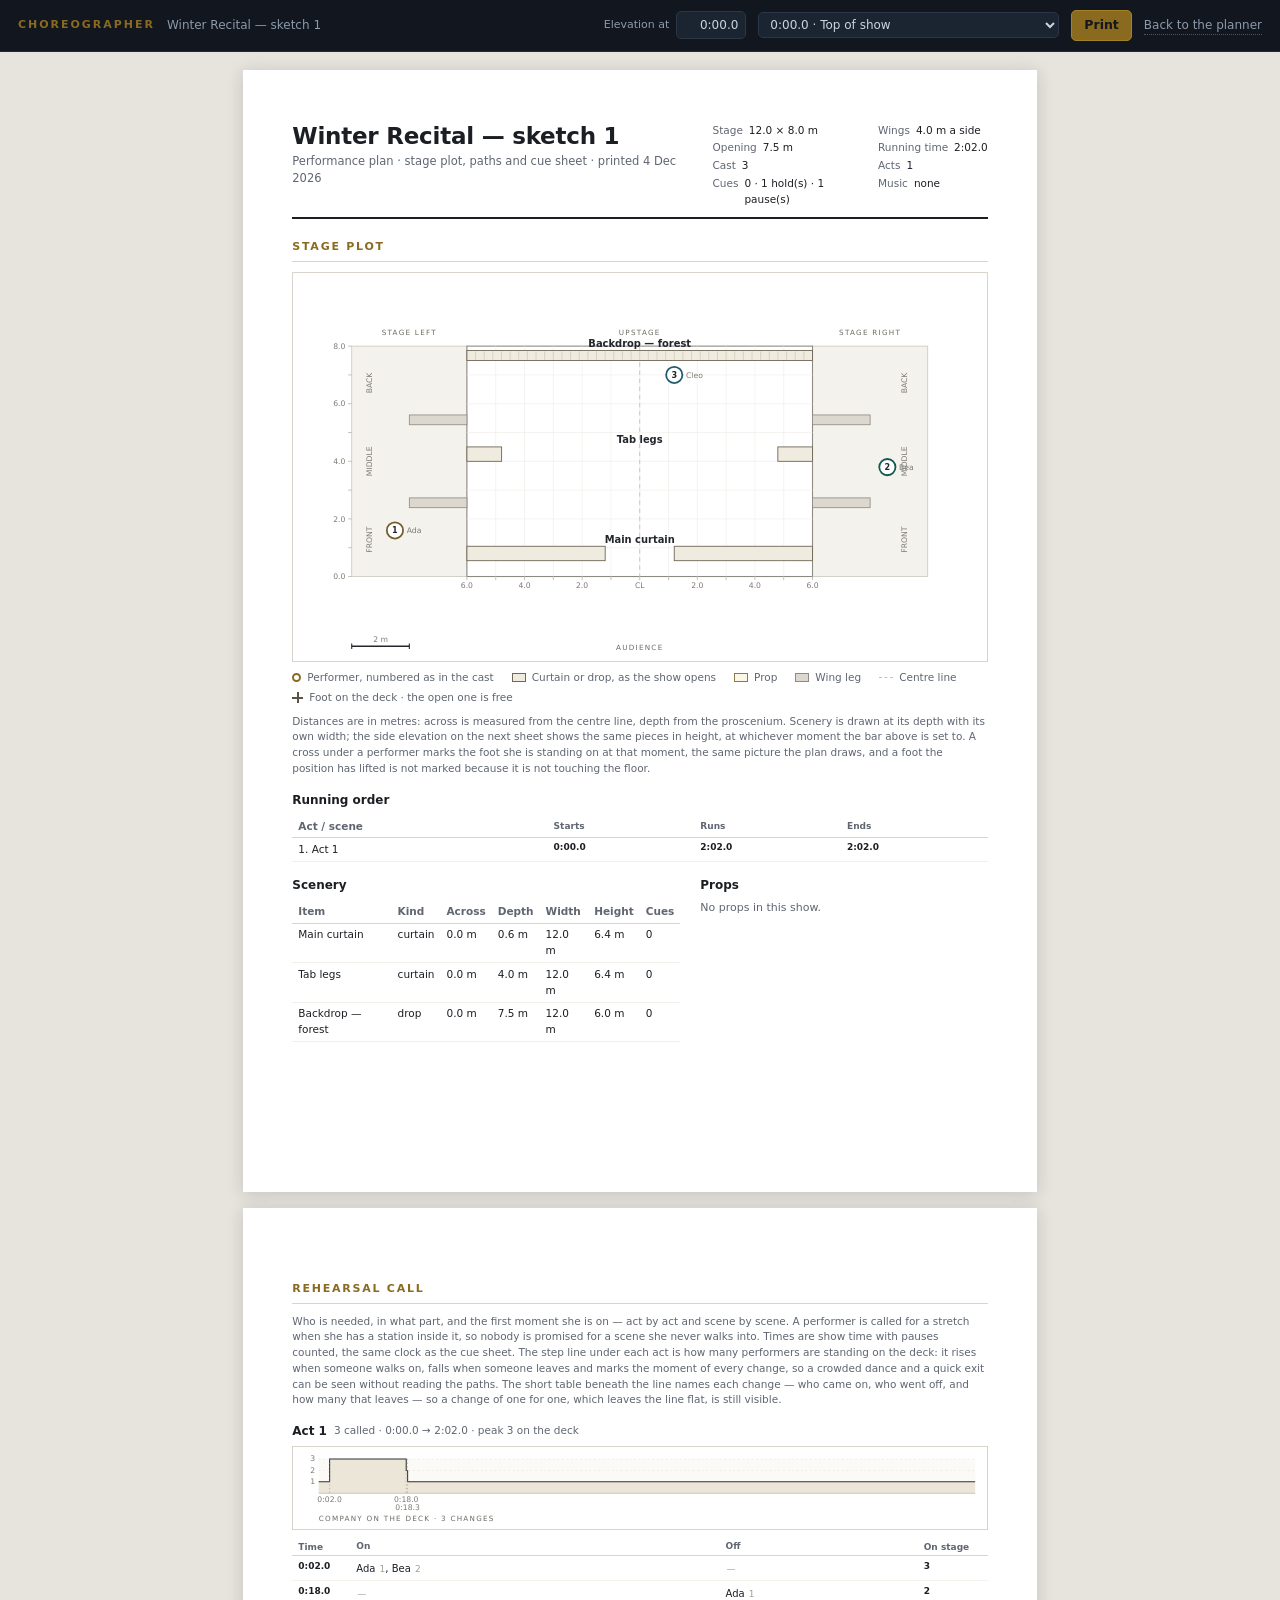
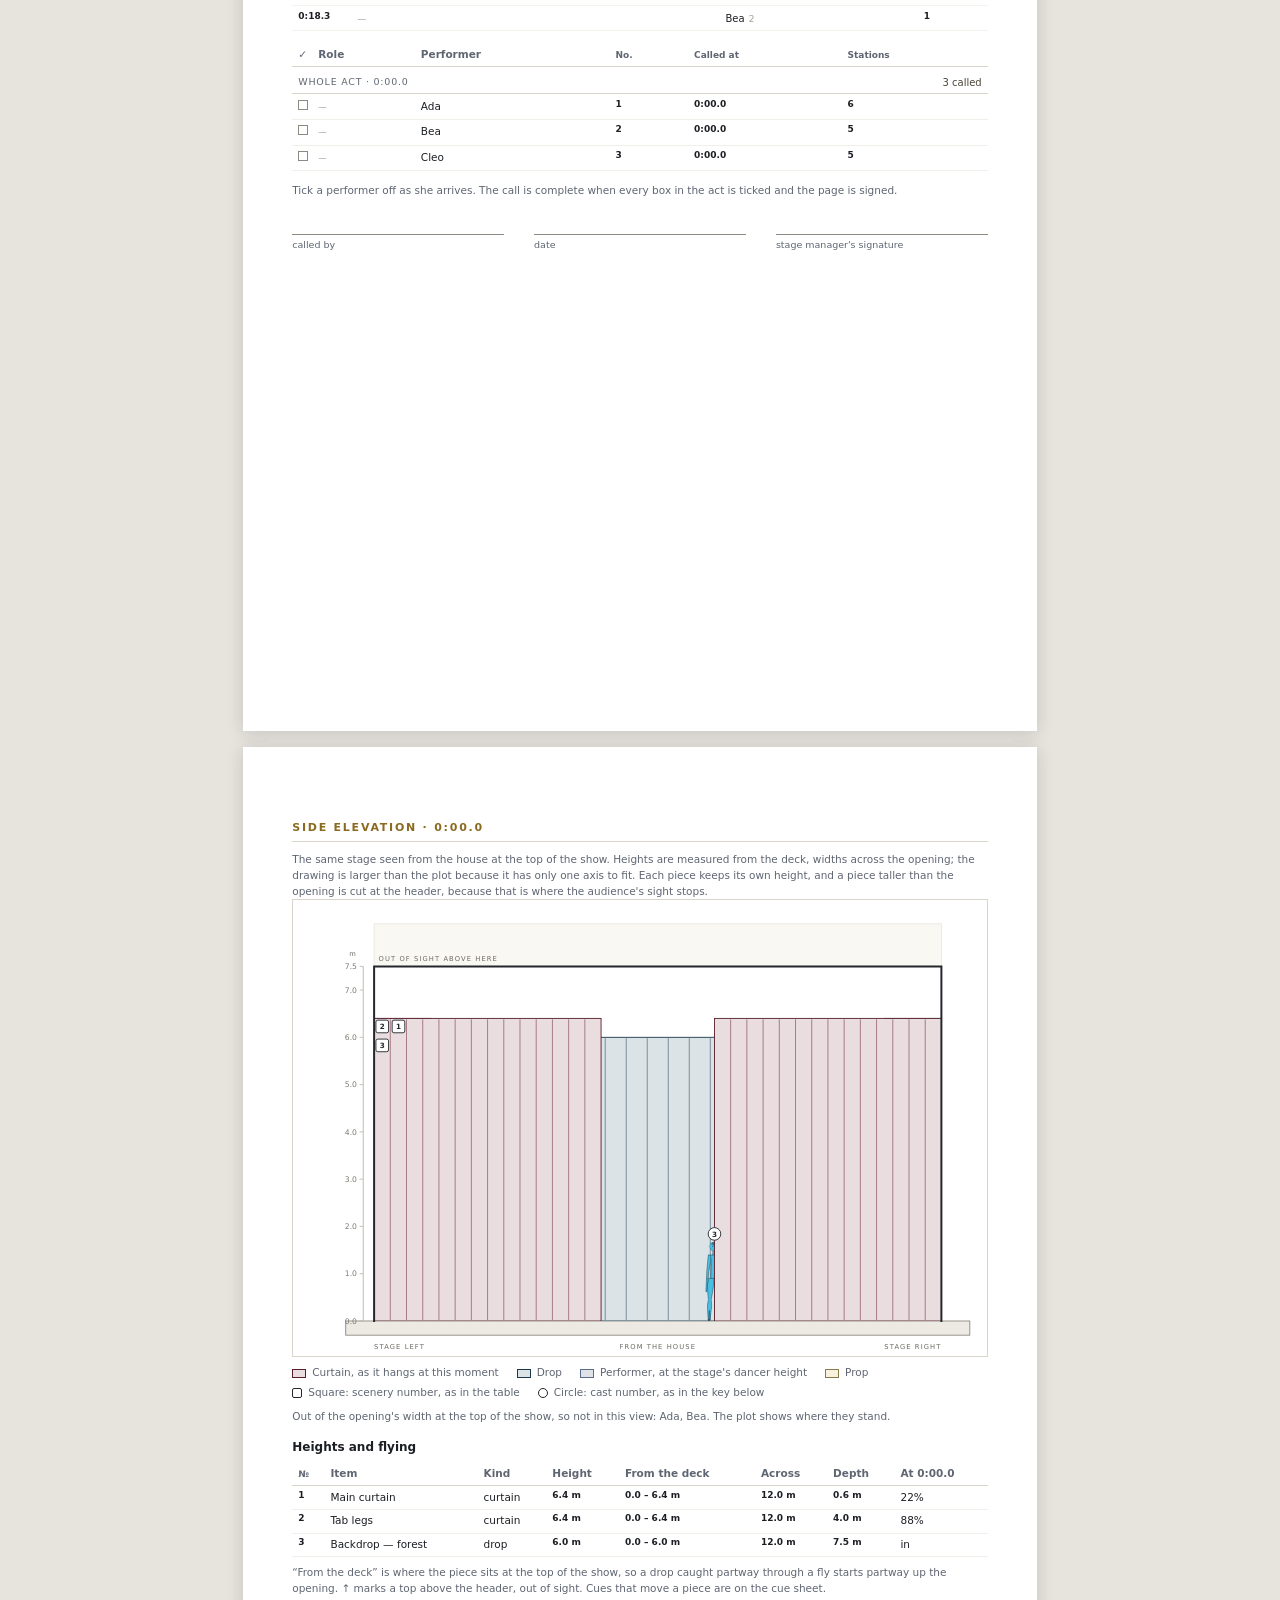
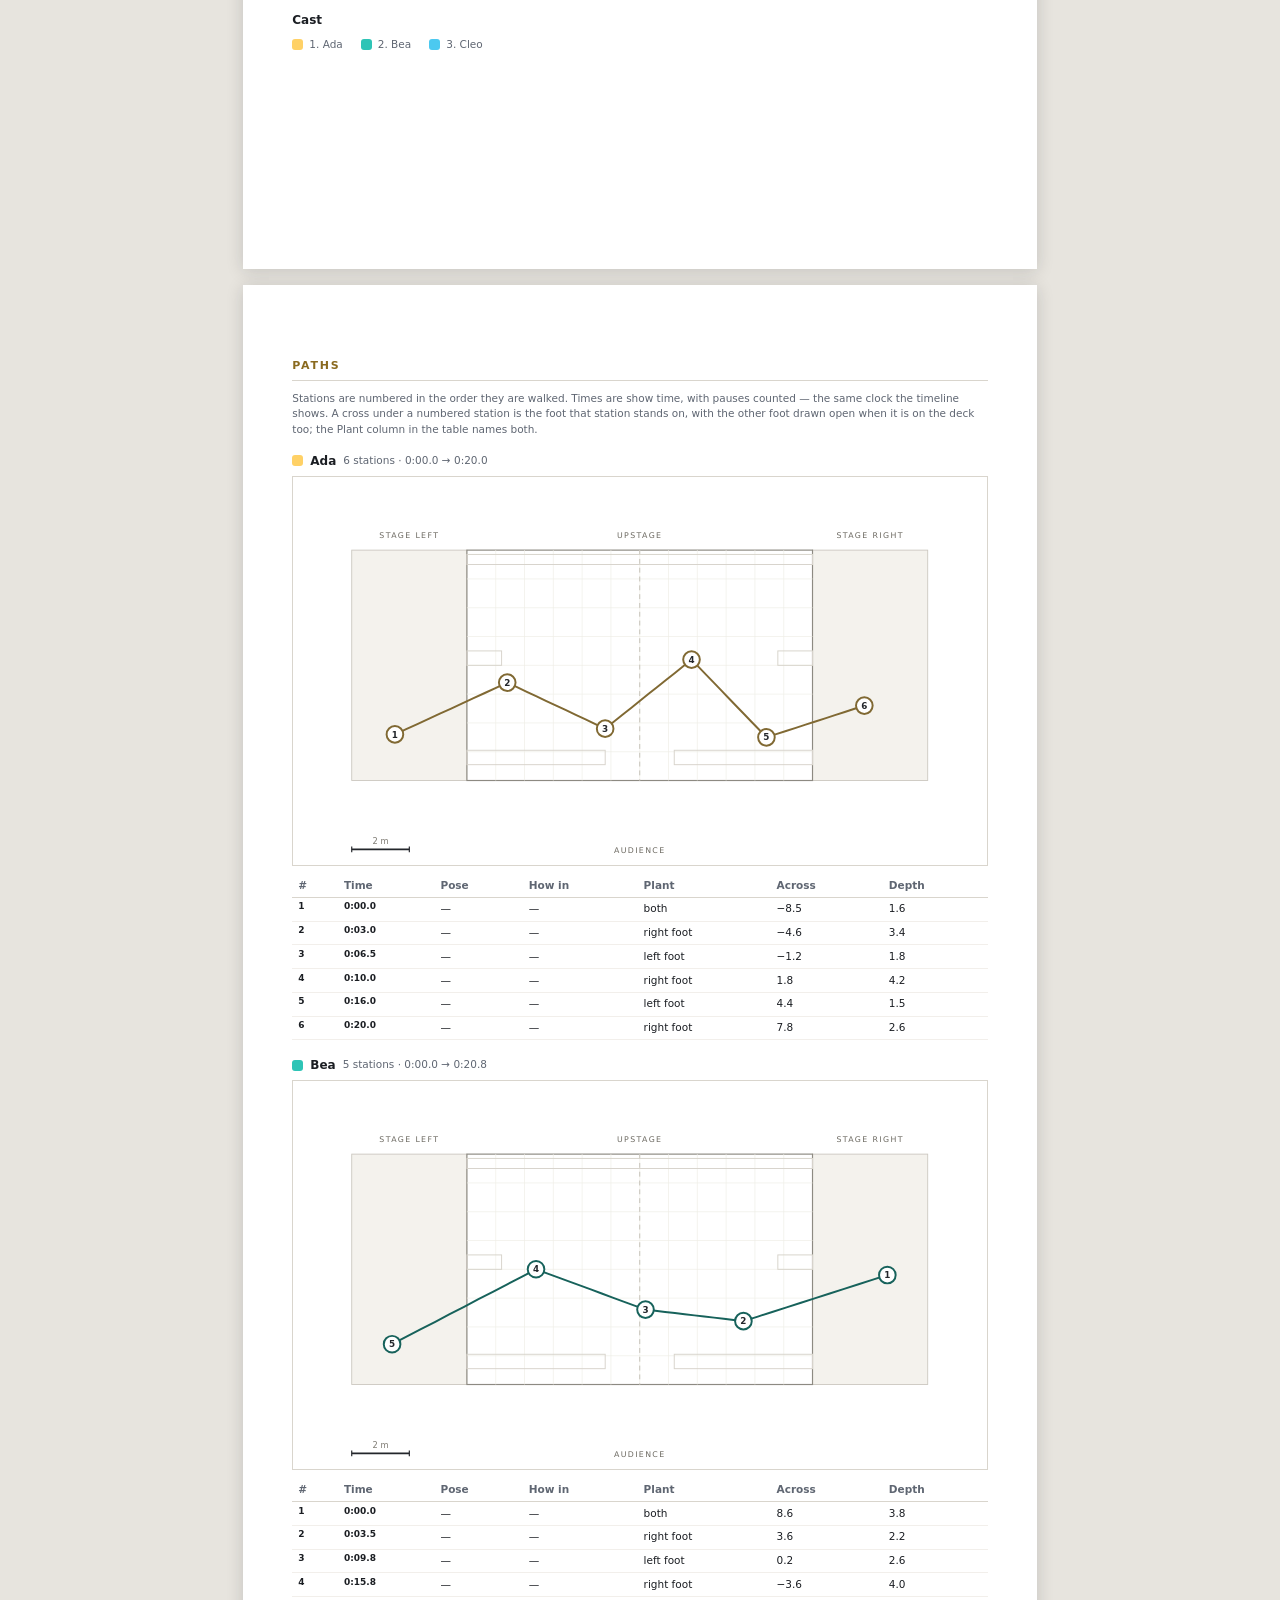
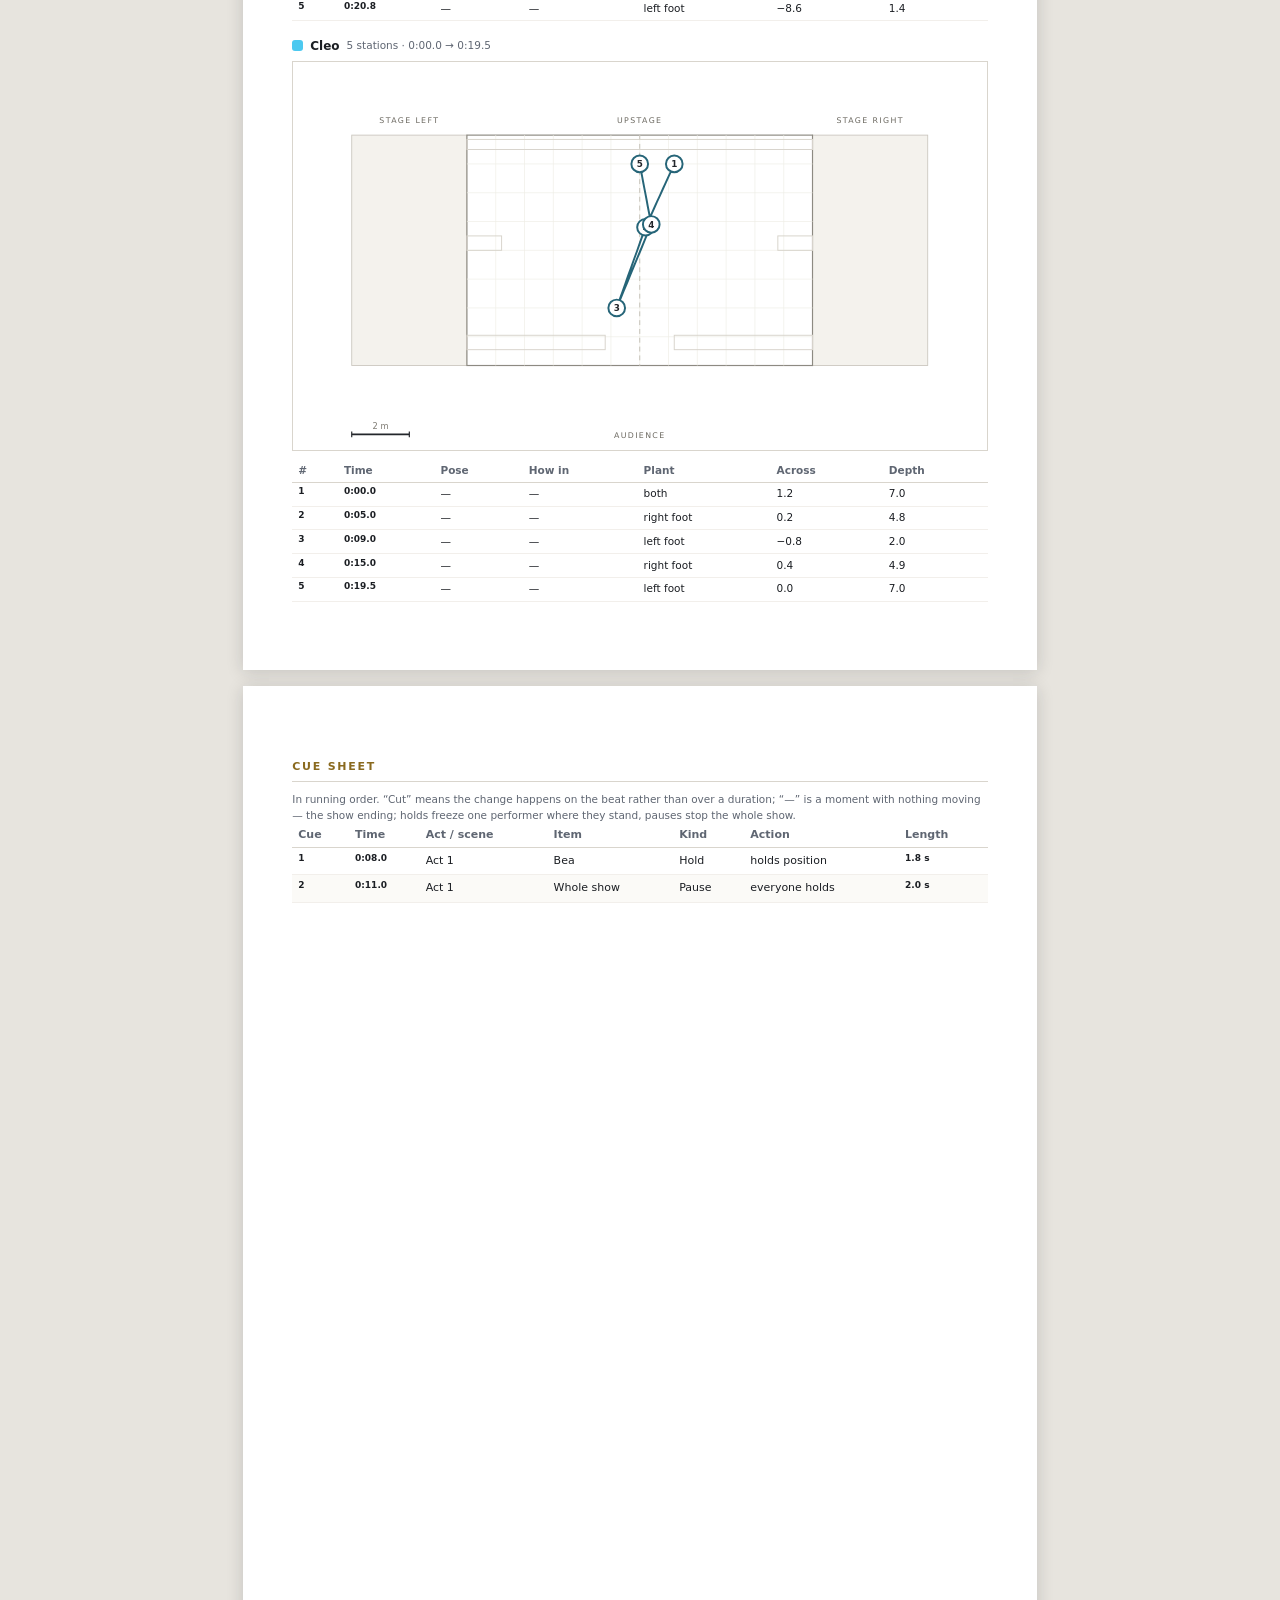
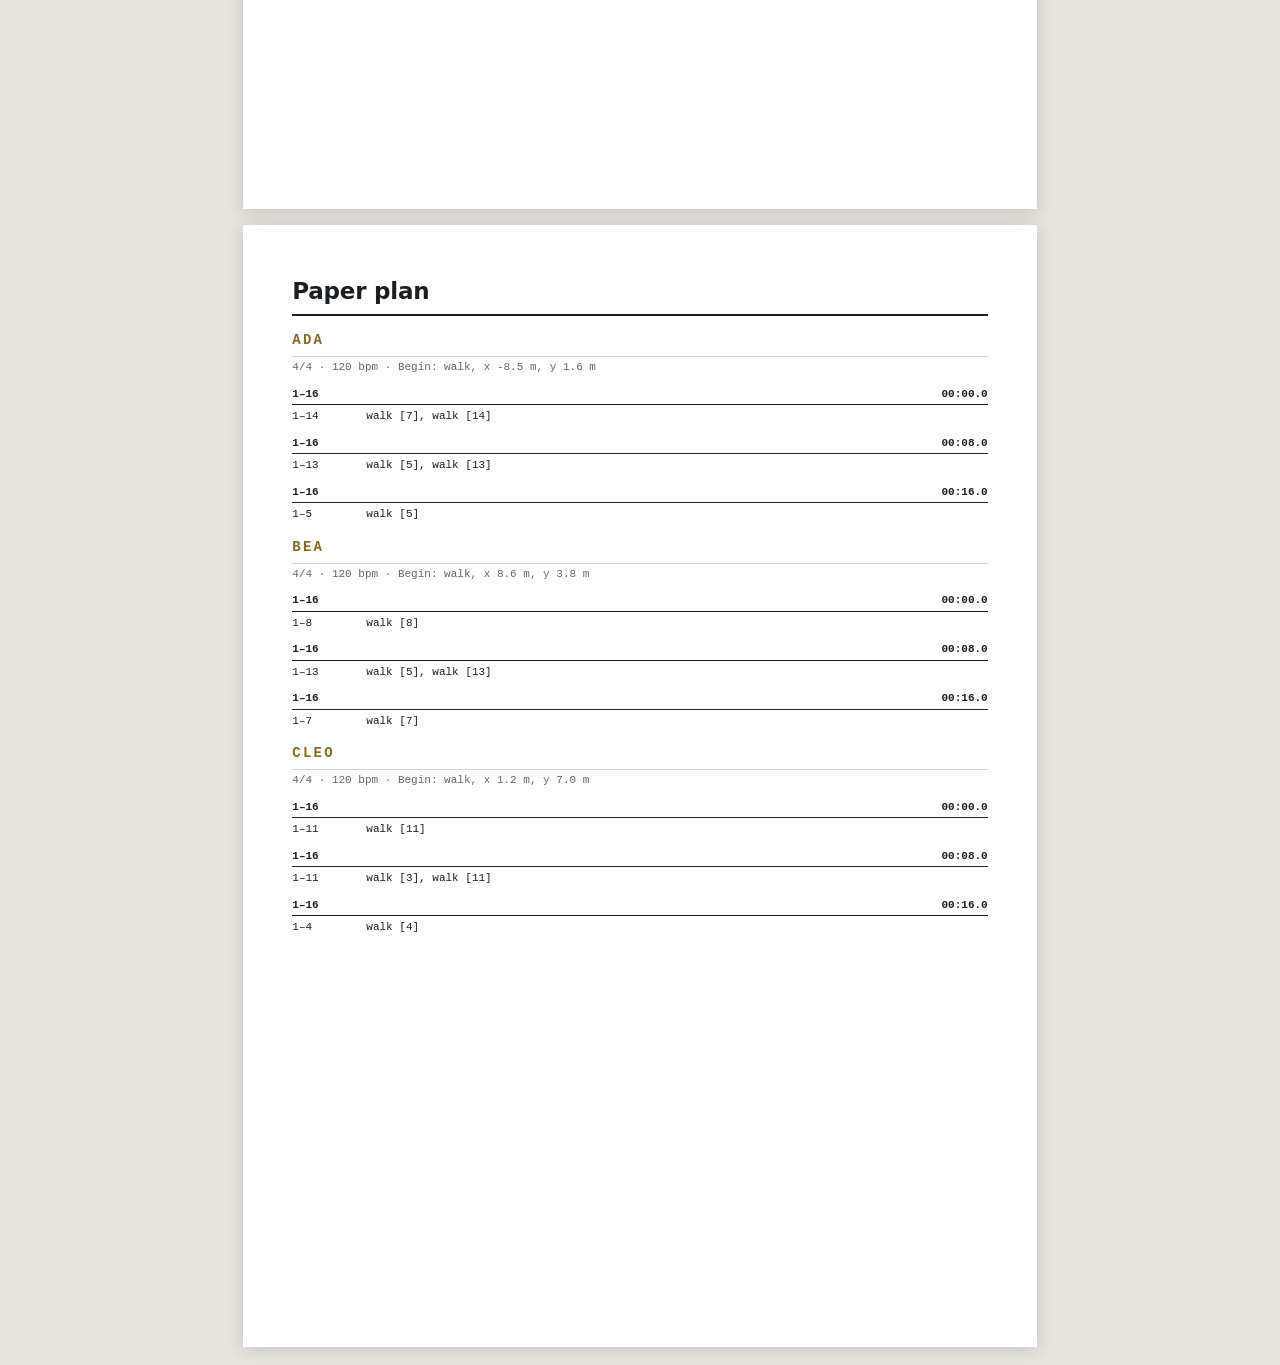
<file: print.html>
<!doctype html>
<html lang="en">
<head>
<meta charset="utf-8" />
<meta name="viewport" content="width=device-width, initial-scale=1" />
<title>Choreographer — plan</title>
<style>
  :root {
    --ink: #1b1e23;
    --dim: #5f6672;
    --rule: #d9d5cd;
    --paper: #ffffff;
    --accent: #8a6a1f;
  }
  * { box-sizing: border-box; }
  html { background: #e7e4de; }
  body {
    margin: 0;
    background: #e7e4de;
    color: var(--ink);
    font: 12.5px/1.5 "Segoe UI", system-ui, -apple-system, sans-serif;
    -webkit-print-color-adjust: exact;
    print-color-adjust: exact;
  }

  /* ---------- screen-only bar ---------- */
  .bar {
    position: sticky;
    top: 0;
    z-index: 5;
    display: flex;
    align-items: center;
    gap: 12px;
    padding: 10px 18px;
    background: #11161f;
    color: #c9d4e3;
    border-bottom: 1px solid #202a39;
  }
  .bar .brand {
    font-size: 11px;
    letter-spacing: .18em;
    text-transform: uppercase;
    color: var(--accent);
    background: none;
    font-weight: 600;
    padding: 0;
    border: 0;
  }
  .bar #docName { font-size: 12px; color: #8d9aab; }
  .bar .spacer { flex: 1; }
  .bar .moment { display: flex; align-items: center; gap: 7px; font-size: 11px; color: #8d9aab; }
  .bar input, .bar select {
    font: inherit;
    font-size: 12px;
    padding: 4px 7px;
    border-radius: 5px;
    border: 1px solid #2b3646;
    background: #1b2431;
    color: #c9d4e3;
  }
  .bar input { width: 70px; text-align: right; font-variant-numeric: tabular-nums; }
  .bar input:focus, .bar select:focus { outline: 1px solid var(--accent); outline-offset: 1px; }
  .bar select { max-width: 340px; }
  .bar button {
    font: inherit;
    padding: 5px 12px;
    border-radius: 5px;
    border: 1px solid #2b3646;
    background: #1b2431;
    color: #c9d4e3;
    cursor: pointer;
  }
  .bar button:hover { background: #222d3d; }
  .bar button.primary { background: var(--accent); border-color: #a4822c; color: #14171c; font-weight: 600; }
  .bar a {
    color: #8d9aab;
    text-decoration: none;
    font-size: 12px;
    border-bottom: 1px dotted #4a5568;
  }
  .bar a:hover { color: #c9d4e3; }

  /* ---------- sheets ---------- */
  main {
    display: flex;
    flex-direction: column;
    align-items: center;
    gap: 16px;
    padding: 18px;
  }
  .sheet {
    width: 210mm;
    min-height: 297mm;
    padding: 14mm 13mm;
    background: var(--paper);
    box-shadow: 0 2px 16px rgba(20, 24, 30, .16);
  }
  .sheet + .sheet { margin-top: 0; }

  /* ---------- title block ---------- */
  .doc-head {
    display: flex;
    gap: 22px;
    align-items: flex-start;
    justify-content: space-between;
    padding-bottom: 10px;
    border-bottom: 2px solid var(--ink);
  }
  h1 { font-size: 23px; line-height: 1.15; margin: 0; letter-spacing: -.01em; }
  .sub { margin: 4px 0 0; color: var(--dim); font-size: 11.5px; }
  .facts {
    display: grid;
    grid-template-columns: auto auto;
    gap: 2px 18px;
    margin: 0;
    font-size: 10.5px;
  }
  .facts div { display: flex; gap: 6px; }
  .facts dt { color: var(--dim); }
  .facts dd { margin: 0; font-variant-numeric: tabular-nums; }

  h2 {
    font-size: 11px;
    letter-spacing: .16em;
    text-transform: uppercase;
    color: var(--accent);
    margin: 20px 0 10px;
    padding-bottom: 5px;
    border-bottom: 1px solid var(--rule);
  }
  h3 { font-size: 12px; margin: 14px 0 6px; display: flex; align-items: center; gap: 7px; }
  h3 .tag { font-weight: 400; color: var(--dim); font-size: 10.5px; }
  /* A role beside a performer's name on a path sheet: quieter than the name, louder than
     the tag, and set apart so a double or an understudy is read at a glance. */
  h3 .role {
    font-weight: 400; font-style: italic; color: #4b4438; font-size: 11px;
    padding-left: 7px; border-left: 1px solid var(--rule);
  }

  .plan { margin: 0; border: 1px solid var(--rule); padding: 4px; background: #fff; }
  .plan svg { display: block; width: 100%; height: auto; }

  .legend {
    list-style: none;
    display: flex;
    flex-wrap: wrap;
    gap: 4px 18px;
    margin: 8px 0 0;
    padding: 0;
    font-size: 10.5px;
    color: var(--dim);
  }
  .legend li { display: flex; align-items: center; gap: 6px; }
  .sw { width: 14px; height: 9px; display: inline-block; border: 1px solid #8d8a82; }
  .sw.start { width: 9px; height: 9px; border-radius: 50%; background: #fff; border: 2px solid #8a6a1f; }
  .sw.cloth { background: #f0ebdf; border-color: #6f6757; }
  .sw.prop { background: #fbf6e6; border-color: #8a7a4a; }
  .sw.leg { background: #dcd8d0; }
  .sw.cl { width: 14px; height: 0; border: 0; border-top: 1px dashed #c6c2b9; }
  /* A contact point is a cross, so the legend shows a cross rather than a swatch. */
  .sw.foot { width: 11px; height: 11px; border: 0; background:
    linear-gradient(#5a5346, #5a5346) center/11px 2px no-repeat,
    linear-gradient(#5a5346, #5a5346) center/2px 11px no-repeat; }
  .sw.tag { width: 10px; height: 10px; border-radius: 2px; background: #fff; border: 1px solid #23262b; }
  .sw.circle { width: 10px; height: 10px; border-radius: 50%; background: #fff; border: 1px solid #23262b; }
  .swatch { width: 11px; height: 11px; border-radius: 3px; display: inline-block; }

  .note { color: var(--dim); font-size: 10.5px; margin: 8px 0 0; }
  .empty { color: var(--dim); font-size: 11px; margin: 6px 0; }

  .split { display: grid; grid-template-columns: 1.35fr 1fr; gap: 20px; align-items: start; }

  table { width: 100%; border-collapse: collapse; font-size: 10.5px; }
  thead { display: table-header-group; }
  th {
    text-align: left;
    font-weight: 600;
    color: var(--dim);
    border-bottom: 1px solid var(--rule);
    padding: 4px 6px 3px;
  }
  td { padding: 3.5px 6px; border-bottom: 1px solid #f2efeb; vertical-align: top; }
  td.num, th.num { font-variant-numeric: tabular-nums; }
  td.num { white-space: nowrap; }
  /* Scenes read as subordinate rows under their act. */
  tr.sub td { color: var(--dim); padding-left: 22px; }
  tr.sub td:first-child::before { content: '· '; color: var(--rule); }
  tr.sub td.num { color: var(--dim); }
  table.stations { margin-top: 8px; }
  /* The casting sheet is read by role, so the role column carries the weight and a
     performer with no role in an act is a dash rather than a blank. */
  table.cast { margin-top: 6px; }
  table.cast td:first-child { font-weight: 600; }
  table.cast td span.dim { color: #a49f93; font-weight: 400; }

  /* The call sheet groups its rows by scene, so the scene line is a silent row of its own
     rather than a heading that would break the table. */
  table.call { margin-bottom: 12px; }
  tr.sub td.callsec {
    color: var(--dim); font-size: 9.5px; letter-spacing: .08em; text-transform: uppercase;
    padding: 8px 6px 3px; border-bottom: 1px solid var(--rule);
  }
  tr.sub td.callsec::before { content: ''; }
  /* How many are wanted in this stretch, pushed to the far edge of the line so the eye
     finds the same column on every group. */
  tr.sub td.callsec .callcount {
    float: right; text-transform: none; letter-spacing: 0; font-size: 10px; color: #4b4438;
    font-variant-numeric: tabular-nums;
  }
  table.call td span.dim { color: #a49f93; }
  /* The changes under the company line: a strip of rows, tighter than the call itself,
     because it is a log rather than a list to work through. */
  table.call.changes { margin: 0 0 12px; font-size: 10px; }
  table.call.changes th { padding: 2px 6px; font-size: 9px; }
  table.call.changes td { padding: 2px 6px; border-bottom: 1px solid #f6f3ee; }
  table.call.changes td span.dim { color: #a49f93; font-size: 9px; margin-left: 1px; }
  /* The time and the running total are the narrow ends; the names get the room. */
  table.call.changes th:first-child, table.call.changes td:first-child { width: 58px; }
  table.call.changes th:last-child, table.call.changes td:last-child { width: 70px; }
  table.call td.tick, table.call th.tick { width: 20px; padding-right: 2px; }
  /* The company line: a running count over the act, ruled like the plan above it so the
     page still reads as a drawing with numbers rather than a chart pasted in. */
  .runline { margin: 0 0 8px; border: 1px solid var(--rule); padding: 3px 4px; background: #fff; }
  .runline svg { display: block; width: 100%; height: auto; }
  /* The call sheet's rows are read off as people arrive, so a ticked row stays easy to
     scan: the box is the first thing in the row rather than something to hunt for. */
  table.call tbody tr:not(.sub) td { padding-top: 4.5px; padding-bottom: 4.5px; }
  table.cue { font-size: 11px; }
  table.cue td { padding: 5px 6px; }
  table.cue tbody tr:nth-child(even) { background: #fbfaf7; }

  /* The clearance list is ticked off by hand, so it prints with room for a pen. */
  table.strike td.tick, table.strike th.tick { width: 20px; padding-right: 2px; }
  .tick-box { display: inline-block; width: 10px; height: 10px; border: 1px solid #8d8a82; }
  .signoff { display: flex; gap: 30px; margin: 16px 0 0; font-size: 9.5px; color: var(--dim); break-inside: avoid; }
  .signoff div { flex: 1; }
  .signoff .line { display: block; height: 20px; border-bottom: 1px solid #8d8a82; margin-bottom: 3px; }

  .path-block { margin-bottom: 16px; }
  .path-block h3 { justify-content: flex-start; }

  .back { color: var(--accent); }

  /* ---------- paper ---------- */
  @page {
    size: A4 portrait;
    margin: 14mm 13mm;
  }
  @media print {
    html, body { background: #fff; }
    .bar { display: none; }
    main { display: block; padding: 0; }
    .sheet {
      width: auto;
      min-height: 0;
      padding: 0;
      box-shadow: none;
      break-after: page;
    }
    .sheet:last-child { break-after: auto; }
    .path-block, .split section, table.cue tr { break-inside: avoid; }
    h2 { break-after: avoid; }
    .plan { break-inside: avoid; }
    .legend { break-inside: avoid; }
    a { color: inherit; text-decoration: none; }
  }

  /* Paper plan: counts on the left, words a few spaces over, notes in braces beneath. */
  .nplan { margin-top: 14px; font-family: ui-monospace, "SF Mono", Menlo, monospace; font-size: 11px; }
  .nplan h2 { font-family: inherit; font-size: 14px; margin: 0 0 2px; }
  .nmeta { color: var(--dim); margin: 0 0 10px; }
  .nsec { margin-bottom: 10px; break-inside: avoid; }
  .nsech { display: flex; justify-content: space-between; border-bottom: 1px solid #23262b; padding-bottom: 2px; font-weight: 600; }
  .nline { display: flex; gap: 18px; padding: 3px 0 0; }
  .nc { flex: 0 0 56px; white-space: nowrap; }
  .nd { flex: 1; }
  .nn { margin: 0 0 2px 74px; color: var(--dim); }
</style>
</head>
<body>
<div class="bar">
  <span class="brand">Choreographer</span>
  <span id="docName"></span>
  <span class="spacer"></span>
  <label class="moment" for="momentTime">Elevation at
    <input id="momentTime" type="text" inputmode="decimal" spellcheck="false" autocomplete="off" value="0:00.0" title="Show time for the elevation, e.g. 0:08.0 (Enter to apply)" />
  </label>
  <select id="momentSel" title="Pick a cue to show the elevation at"></select>
  <button id="btnPrint" class="primary" title="Open the browser's print dialog (Ctrl+P)">Print</button>
  <a href="index.html">Back to the planner</a>
</div>
<main id="doc"></main>
<script type="module" src="src/print.js"></script>
</body>
</html>
</file>
<file: styles.css>
/* House preview uses the same theatre palette as the existing planner. */
body.fill-house #stage-wrap, body.fill-house #elevation-wrap { display: none; }
#house-wrap { position: relative; min-height: 0; overflow: hidden; background: #090d14; grid-row: 3 / 5; }
#house-wrap[hidden] { display: none; }
#house { display: block; width: 100%; height: 100%; }
.house-caption { position: absolute; bottom: 12px; left: 16px; color: #9aa9bd; font-size: 10px; letter-spacing: .18em; pointer-events: none; }
#videoRow input[type="number"] { width: 76px; min-width: 0; }
#videoRow label { display: flex; align-items: center; gap: 6px; color: var(--dim); }
#videoRow .video-focus { border-color: var(--accent); }

.slide-gallery { display: grid; grid-template-columns: repeat(2, minmax(0, 1fr)); gap: 8px; margin: 10px 0; max-height: 290px; overflow-y: auto; }
.slide-thumb { position: relative; min-width: 0; padding: 0; overflow: hidden; background: var(--bg); text-align: left; }
.slide-thumb[aria-pressed="true"] { border-color: var(--accent); box-shadow: 0 0 0 1px var(--accent); }
.slide-thumb img, .slide-thumb .missing-image { display: block; width: 100%; height: 74px; object-fit: contain; background: #080b10; }
.slide-thumb .missing-image { padding: 20px 8px; color: var(--dim); font-size: 11px; }
.slide-thumb span:last-child { display: block; padding: 5px 7px; white-space: nowrap; overflow: hidden; text-overflow: ellipsis; font-size: 11px; }
#slideCueList .slide-focus { border-color: var(--accent); }
#slideCueList input[type="number"] { width: 68px; min-width: 0; }
#slideChoice, #slideCueList select { min-width: 0; max-width: 100%; }

:root {
  --bg: #0b0e14;
  --panel: #11161f;
  --panel2: #0d121a;
  --line: #202a39;
  --text: #c9d4e3;
  --dim: #6f7f96;
  --accent: #ffb703;
  --danger: #ff4d6d;
}

* { box-sizing: border-box; }
html, body { height: 100%; }
body {
  margin: 0;
  background: var(--bg);
  color: var(--text);
  font: 13px/1.42 "Segoe UI", system-ui, -apple-system, sans-serif;
  display: grid;
  grid-template-rows: 46px minmax(0, 1fr) 300px;
  overflow: hidden;
  user-select: none;
}

/* ---------- header ---------- */
header {
  display: flex;
  align-items: center;
  gap: 8px;
  padding: 0 12px;
  background: var(--panel);
  border-bottom: 1px solid var(--line);
}
header h1 {
  font-size: 13px;
  letter-spacing: .18em;
  text-transform: uppercase;
  margin: 0 10px 0 0;
  color: var(--accent);
  font-weight: 600;
}
.spacer { flex: 1; }
.saved { color: var(--dim); font-size: 11px; min-width: 44px; text-align: right; }

.show-name {
  background: var(--panel2);
  border: 1px solid var(--line);
  color: var(--text);
  border-radius: 5px;
  padding: 5px 8px;
  width: 260px;
  font: inherit;
}

button {
  background: #1b2431;
  border: 1px solid var(--line);
  color: var(--text);
  border-radius: 5px;
  padding: 5px 9px;
  font: inherit;
  cursor: pointer;
}
button:hover { background: #24303f; border-color: #33435a; }
button:disabled { color: #4a5568; border-color: #1c2534; background: transparent; cursor: default; }
button:disabled:hover { background: transparent; border-color: #1c2534; }
button.ghost { background: transparent; }
button.primary { background: var(--accent); color: #1a1200; border-color: #d99c00; font-weight: 700; width: 34px; }
button.primary:hover { background: #ffc72c; }

/* "Print plan" is a link, not a button, so it opens a tab of its own and the
   planner stays where it is. Dressed to match the buttons beside it. */
header a.print-link {
  display: inline-block;
  background: transparent;
  border: 1px solid var(--line);
  border-radius: 5px;
  padding: 5px 9px;
  color: var(--text);
  font: inherit;
  text-decoration: none;
  cursor: pointer;
}
header a.print-link:hover { background: #24303f; border-color: #33435a; }
/* ---------- main ---------- */
main {
  display: grid;
  grid-template-columns: 268px minmax(0, 1fr) 296px;
  min-height: 0;
}
.panel {
  background: var(--panel);
  overflow-y: auto;
  display: flex;
  flex-direction: column;
}
#left { border-right: 1px solid var(--line); }
#right { border-left: 1px solid var(--line); }
.panel section { padding: 10px 12px; border-bottom: 1px solid var(--line); }
.panel h2 {
  font-size: 10px;
  letter-spacing: .16em;
  text-transform: uppercase;
  color: var(--dim);
  margin: 0 0 8px;
  font-weight: 600;
}
.count { color: var(--accent); }

/* Sections fold to their headings: the stage's own numbers are set once, and the room
   they take is wanted by the lists underneath. The heading is the control, so it
   carries the chevron at its right end. Both panes fold; the inspector has no heading
   of its own, so it never does. */
.panel > section > h2 {
  cursor: pointer; user-select: none;
  display: flex; align-items: baseline; gap: 6px;
}
.panel > section > h2::after {
  content: '\25BE';
  margin-left: auto;
  font-size: 11px; letter-spacing: 0;
  color: #6b7f99;
}
.panel > section > h2:hover { color: #c7d3e3; }
.panel > section > h2:focus-visible { outline: 1px solid var(--accent); outline-offset: 2px; }
.panel > section.collapsed > h2::after { content: '\25B8'; }
.panel > section.collapsed > h2 { margin-bottom: 0; }
.panel > section.collapsed > :not(h2) { display: none; }
.panel > section.collapsed { padding-bottom: 9px; }

/* Fold all, at the head of the stage pane. It folds the pane it sits in; the lists on
   the other side fold one at a time, because you are working in them rather than
   setting them up. */
.pane-tools {
  display: flex; justify-content: flex-end;
  padding: 7px 12px 6px;
  border-bottom: 1px solid var(--line);
}
.pane-btn {
  font: inherit; font-size: 9.5px; letter-spacing: .14em; text-transform: uppercase;
  color: #6b7f99; background: none; border: 0; cursor: pointer;
  padding: 2px 3px; border-radius: 4px;
}
.pane-btn:hover { color: #c7d3e3; background: rgba(255,255,255,.05); }
.pane-btn:focus-visible { outline: 1px solid var(--accent); outline-offset: 2px; }

.field { display: flex; align-items: center; justify-content: space-between; gap: 8px; margin-bottom: 5px; }
.field label { color: var(--dim); font-size: 12px; }
.tap-count { justify-content: flex-start; flex-wrap: wrap; }
.tap-count button { font-size: 12px; }

.field input {
  width: 78px;
  background: var(--panel2);
  border: 1px solid var(--line);
  color: var(--text);
  border-radius: 4px;
  padding: 4px 6px;
  font: inherit;
}
.btn-row { display: flex; gap: 6px; flex-wrap: wrap; margin-bottom: 8px; }
/* While a take is running the record button is the microphone's clock, so it
   says so in the same red the app uses for anything that is live. */
#btnRecord.recording {
  background: rgba(255, 77, 109, 0.18);
  border-color: rgba(255, 77, 109, 0.7);
  color: #ffd7de;
}

.list { display: flex; flex-direction: column; gap: 6px; }
.item {
  background: var(--panel2);
  border: 1px solid var(--line);
  border-radius: 6px;
  padding: 7px 8px;
}
.item.sel { border-color: var(--accent); }
.item .row { display: flex; align-items: center; gap: 6px; margin-bottom: 4px; }
.item .row:last-child { margin-bottom: 0; }
.item input[type="text"], .item select, .item input[type="number"] {
  background: #0a0f16;
  border: 1px solid var(--line);
  color: var(--text);
  border-radius: 4px;
  padding: 3px 5px;
  font: inherit;
  min-width: 0;
  flex: 1;
}
.item input[type="color"] {
  width: 26px; height: 22px; padding: 0;
  border: 1px solid var(--line); background: none; border-radius: 4px; cursor: pointer;
}
.item .del {
  border: none; background: transparent; color: var(--dim);
  padding: 0 4px; font-size: 15px; line-height: 1;
}
.item .del:hover { color: var(--danger); background: transparent; }
.item .tag.pick { cursor: pointer; background: none; border: 0; padding: 0; font-size: 11px; }
.item .tag.pick:hover { color: var(--accent); }
/* A junction between two phrases is passed through, not rested on: the number is ringed so a
   path can be read for its stops at a glance. */
.item .tag.pick.through {
  color: var(--text); border: 1px solid var(--line); border-radius: 50%;
  width: 17px; height: 17px; line-height: 15px; font-size: 10px; padding: 0;
}
.item .tag { font-size: 10px; text-transform: uppercase; letter-spacing: .1em; color: var(--dim); }
.item .label { color: var(--text); font-size: 12px; flex: 1; overflow: hidden; text-overflow: ellipsis; white-space: nowrap; }
/* A label that names a field beside it rather than filling the row: in a row with two
   number fields, an elastic label squeezes both of them and clips its own words. */
.item .label.fixed { flex: none; }
.item .swatch { width: 13px; height: 13px; border-radius: 50%; flex: none; border: 1px solid rgba(255,255,255,.25); }
/* Hex text beside a colour swatch, for typing a value the native picker cannot take. */
.item input.hex { width: 74px; flex: none; font-family: ui-monospace, SFMono-Regular, Menlo, monospace; font-size: 12px; }

/* Gels: a strip of the colours a designer asks for, before the wheel. */
.item .gels { display: flex; align-items: center; gap: 3px; flex: 1; flex-wrap: wrap; }
.item .gel {
  width: 13px; height: 13px; padding: 0; border-radius: 3px; cursor: pointer;
  border: 1px solid rgba(0,0,0,.55); box-shadow: inset 0 0 0 1px rgba(255,255,255,.12);
}
.item .gel:hover { transform: translateY(-1px); border-color: rgba(255,255,255,.6); }
.item .gel.on { box-shadow: 0 0 0 2px var(--accent); border-color: #0a0d12; }
.item .eye {
  width: 20px; height: 18px; border: none; background: transparent;
  color: var(--text); padding: 0; font-size: 12px; line-height: 1;
}
.item .eye.off { color: #3c4757; }
.item .del:disabled { opacity: .22; cursor: default; }
.item input[type="range"] { flex: 1; accent-color: var(--accent); }
/* Dressing: a quiet second line under the name it belongs to, aligned with the name
   and small enough that it never competes with the eye or the count. */
.item .row.dress { margin-top: -1px; padding-left: 44px; }
.item .row.dress .label {
  font-size: 10px; text-transform: uppercase; letter-spacing: .1em;
  color: var(--dim); flex: none;
}
.item .row.dress select { font-size: 11px; padding: 1px 3px; }

/* The role sits on the performer's own row, under their name: casting is a thing you
   do to a dancer, and the act it belongs to is whichever act the playhead is in. */
.item .row.role { margin-top: -1px; padding-left: 44px; }
.item .row.role .label {
  font-size: 10px; text-transform: uppercase; letter-spacing: .1em;
  color: var(--dim); flex: none;
}
.item .row.role input {
  font-size: 11px; padding: 1px 3px; min-width: 0; flex: 1 1 auto; width: 100%;
}
.item .row.role input::placeholder { color: var(--dim); opacity: .8; font-style: italic; }

/* A cast sheet is read by role, so the role column carries the weight and the
   number is kept for the call. */
table.cast td:first-child { font-weight: 600; }
table.cast span.dim { color: #8a8578; }

.hint { color: var(--dim); font-size: 11px; line-height: 1.45; margin: 8px 0 0; }

/* Overlaps: a list of moments with one suggested fix each. The row is clickable — it takes the
   playhead to the moment — and only the Fix button changes anything. */
.overlap-section .item { cursor: pointer; }
.overlap-section .item .row.fix { margin-top: 1px; gap: 6px; }
.overlap-section .fix-what {
  flex: 1 1 auto; min-width: 0; font-size: 10.5px; color: var(--dim);
  white-space: nowrap; overflow: hidden; text-overflow: ellipsis;
}
.overlap-section .item:hover .fix-what { color: var(--text); }
.overlap-section .tag.pick { flex: none; }

/* Plan above, elevation below: the two theatre drawings, stacked as on paper.
   The act strip sits above both, because switching act is switching the moment. */
#center {
  min-width: 0; min-height: 0; background: #080b10;
  display: grid; grid-template-rows: auto auto minmax(0, 1fr) 186px;
}

.act-tabs {
  display: flex;
  flex-wrap: wrap;
  align-content: center;
  align-items: center;
  gap: 6px;
  min-width: 0;
  padding: 5px 8px;
  background: #0b0f16;
  border-bottom: 1px solid var(--line);
}
#actTabs { row-gap: 5px; }
#actTabs .view-btn { padding: 3px 6px; }
#actTabs .stage-tools { flex: 0 1 auto; justify-content: flex-start; }
.act-tabs[aria-label="Scenes in this act"]:empty { display: none; }
.act-picker { min-width: 0; }
#actSelect {
  max-width: min(220px, 24vw);
  height: 27px;
  padding: 0 22px 0 7px;
  font: inherit;
  font-size: 11.5px;
  color: var(--accent);
  background: #101722;
  border: 1px solid #334155;
  border-radius: 5px;
}
.act-action { flex: none; }
.view-tabs {
  display: inline-flex; flex: none; padding: 2px; gap: 2px;
  background: #0e141d; border: 1px solid #26313f; border-radius: 7px;
}
.view-tab {
  padding: 3px 8px; font: inherit; font-size: 11.5px; color: #93a4ba;
  background: transparent; border: 1px solid transparent; border-radius: 5px; cursor: pointer;
}
.view-tab:hover { color: #dfe8f5; }
.view-tab.on { color: #f0d79a; background: rgba(58,44,14,.82); border-color: #6b5620; }
.stage-tools { display: flex; flex: 1 1 410px; align-items: center; justify-content: flex-end; gap: 4px; flex-wrap: wrap; min-width: 0; }
.act-tab {
  display: flex;
  align-items: center;
  gap: 6px;
  padding: 0 12px;
  font: inherit;
  font-size: 11.5px;
  color: #8d9aab;
  background: none;
  border: 0;
  border-bottom: 2px solid transparent;
  cursor: pointer;
  white-space: nowrap;
}
.act-tab:hover { color: var(--text); background: #121926; }
.act-tab .act-no {
  font-size: 9px;
  letter-spacing: .08em;
  color: #5c6b80;
  border: 1px solid #2b3646;
  border-radius: 3px;
  padding: 0 3px;
  line-height: 15px;
}
.act-tab.on { color: var(--accent); border-bottom-color: var(--accent); }
.act-tab.on .act-no { color: var(--accent); border-color: #6b5312; }
.act-tab.add { color: #6f7f96; }
.act-tab.add:hover { color: var(--accent); }

/* Scenes belong to the lit act, so they sit under the act strip and read smaller. */
.scene-tabs {
  gap: 0;
  min-height: 0;
  padding-top: 0;
  padding-bottom: 0;
  background: #090d13;
  border-bottom: 1px solid #141b26;
  overflow-x: auto;
}
.scene-tabs[hidden] { display: none; }
.scene-tab {
  position: relative;
  padding: 0 11px 0 9px;
  font: inherit;
  font-size: 10.5px;
  color: #6f7f96;
  background: none;
  border: 0;
  cursor: pointer;
  white-space: nowrap;
}
.scene-tab::before {
  content: '';
  display: inline-block;
  width: 5px;
  height: 5px;
  margin-right: 6px;
  border-radius: 50%;
  background: #2b3646;
  vertical-align: 1px;
}
.scene-tab:hover { color: var(--text); }
.scene-tab.on { color: var(--accent); }
.scene-tab.on::before { background: var(--accent); }
.scene-tab.add { color: #56657c; }
.scene-tab.add::before { display: none; }
.scene-tab.add:hover { color: var(--accent); }

.scene-row { padding-left: 16px; }
.scene-row .tag { font-size: 9px; }
#stage-wrap { position: relative; min-height: 0; grid-row: 3; }
#stage { display: block; width: 100%; height: 100%; cursor: crosshair; touch-action: none; }
#elevation-wrap {
  grid-row: 4;
  position: relative; min-height: 0;
  border-top: 1px solid var(--line);
  background: #080b10;
}
#elevation { display: block; width: 100%; height: 100%; }

/* One view at a time, filling the centre. The hidden wrap is taken out of the grid
   rather than given a zero row, so the one that is left simply gets the space. */
body.fill-plan #elevation-wrap,
body.fill-elev #stage-wrap { display: none; }

.view-tools { position: absolute; top: 6px; right: 8px; z-index: 4; display: flex; gap: 4px; }
.view-btn {
  font: inherit; font-size: 10.5px; line-height: 1;
  padding: 4px 8px; border-radius: 5px; cursor: pointer;
  background: rgba(12,17,25,.82); color: #93a4ba; border: 1px solid #26313f;
}
body.fill-plan #stage-wrap { grid-row: 3 / 5; }
body.fill-elev #elevation-wrap { grid-row: 3 / 5; }

.view-btn:hover { color: #dfe8f5; border-color: #33445a; }
.view-btn.on { color: #f0d79a; border-color: #6b5620; background: rgba(58,44,14,.82); }

/* Overlays the stage rather than taking a layout row, so selecting a point does
   not resize the canvas and shift the plan under the cursor. */
.point-strip {
  position: absolute; left: 0; right: 0; bottom: 0; z-index: 3;
  display: flex; align-items: center; gap: 7px;
  height: 38px; padding: 0 12px;
  background: #0f141c; border-top: 1px solid var(--line);
  /* One row of fields, more of them than a narrow pane can hold: it scrolls sideways
     rather than hiding its own buttons at the far end. */
  overflow-x: auto; overflow-y: hidden; white-space: nowrap;
}
.point-strip::-webkit-scrollbar { height: 5px; }
.point-strip::-webkit-scrollbar-thumb { background: #253141; border-radius: 3px; }
.point-strip::-webkit-scrollbar-track { background: transparent; }
.point-strip[hidden] { display: none; }
.ps-tag { font-size: 9px; letter-spacing: .12em; text-transform: uppercase; color: var(--accent); font-weight: 600; }
.ps-who { font-size: 12px; color: var(--text); }
.ps-div { width: 1px; height: 18px; background: var(--line); margin: 0 2px; flex: none; }
.point-strip select, .point-strip input {
  background: #0a0f16; border: 1px solid var(--line); color: var(--text);
  border-radius: 4px; padding: 4px 5px; font: inherit; font-size: 12px;
}
.point-strip select { width: 140px; }
.point-strip .ps-dur { width: 58px; font-variant-numeric: tabular-nums; }
/* The step is a short word, the turn a few degrees: two narrow controls rather than
   two more full-size selects crowding the point being edited. */
.point-strip select[data-f="step"] { width: 104px; }
.point-strip .ps-turn { width: 56px; font-variant-numeric: tabular-nums; }
.point-strip .ps-turnms { width: 52px; font-variant-numeric: tabular-nums; }
.point-strip .ps-bend { width: 56px; font-variant-numeric: tabular-nums; }
.point-strip .ps-lift { width: 52px; font-variant-numeric: tabular-nums; }
.point-strip .ps-absorb { width: 52px; font-variant-numeric: tabular-nums; }
/* "demi-pointe" is the longest word in the level list, and the strip has one line to give. */
.point-strip select[data-f="level"] { width: 108px; }
/* The plant reads as "auto — left", so it needs a shade more room than the level. */
.point-strip select[data-f="plant"] { width: 132px; }
/* A foot that cannot do what the point asks of it is a warning, not an error: the planner is
   saying what it measured, and the choreographer may well want it anyway. */
.point-strip .ps-slide { font-size: 11px; color: #e0b464; white-space: nowrap; flex: none; }
/* The count shapes are phrases, not words: "slow out · quick in" has to fit. */
.point-strip select[data-f="ease"] { width: 138px; }
.point-strip .ps-unit { color: var(--dim); font-size: 11px; margin-left: -4px; }
.point-strip .ps-through {
  display: flex; align-items: center; gap: 4px; flex: none;
  font-size: 11px; color: var(--accent); cursor: pointer;
}
.point-strip .ps-through input { width: auto; margin: 0; accent-color: var(--accent); }
.point-strip .ps-grow { flex: 1; }
.point-strip button { flex: none; }
.point-strip .ps-warn { color: var(--danger); border-color: #4a2028; background: transparent; }
.point-strip button:disabled { color: #46536a; border-color: #1c2534; background: transparent; cursor: default; }

/* Cue list inside a scenery row: quieter than the row it sits in. */
.cue-list {
  margin: 4px 0 2px;
  padding-left: 7px;
  border-left: 2px solid #253041;
}
.cue-list .row { margin-top: 2px; }
.cue-list .label { font-size: 11px; color: #9fb0c8; }
.cue-list .live-row { margin-top: 3px; }
.cue-list .live-row .label, .item .live-row .label { color: #6f7f96; }
.live-row .tag.live { color: var(--text); border-color: #2b3a4f; background: rgba(255,255,255,.04); }

/* A cue row is a handle: click it to open its own controls. */
.cue-list .cue-row { cursor: pointer; border-radius: 4px; }
.cue-list .cue-row:hover { background: rgba(255,255,255,.03); }
.cue-list .cue-row.on {
  background: rgba(255,183,3,.09);
  box-shadow: inset 2px 0 0 var(--accent);
  padding-left: 4px;
}
.cue-list .cue-row.on select { max-width: 92px; }
/* A picked cue's controls sit on their own line under its time, so the select
   and the seconds are readable instead of squeezed into 28 px slivers. */
.cue-list .cue-edit { display: block; }
.cue-list .cue-edit > .row { margin-top: 3px; }
.cue-list .cue-edit input[type="number"] { min-width: 46px; }

/* ---------- watch mode ---------- */
/* A run-through is the stage and nothing else: no panels, no ruler, no tabs. */
/* The header and transport are removed from the grid, not just zeroed: a
   display:none child stops being a grid item, so the stage would slide into
   its track. Block flow avoids counting anything. */
body.watch {
  display: block;
}
body.watch main {
  height: 100%;
}
body.watch header,
body.watch #bottom,
body.watch #left,
body.watch #right,
body.watch #actTabs,
body.watch #sceneTabs,
body.watch .stage-tools,
body.watch .stage-hint,
body.watch .point-strip,
body.watch .view-tools {
  display: none;
}
body.watch main { grid-template-columns: minmax(0, 1fr); }
/* Only the stage and the elevation are left in flow, so they take the tracks:
   the plan above, the house view below. */
body.watch #center {
  /* Equal rows: at one shared scale the plan needs 8 m of depth and the elevation
     7.5 m of opening, so a row each is what makes both as large as they can be. */
  grid-template-rows: minmax(0, 1fr) minmax(0, 1fr);
}
/* Watching one view on its own: the filled view gets the whole screen. */
body.watch.fill-plan #center,
body.watch.fill-house #center,
body.watch.fill-elev #center {
  grid-template-rows: minmax(0, 1fr);
}
body.watch #stage { cursor: default; }

.watch-bar {
  position: fixed; left: 50%; bottom: 16px; transform: translateX(-50%);
  display: flex; align-items: center; gap: 8px; z-index: 60;
  padding: 6px 12px 6px 8px; border-radius: 999px;
  background: rgba(10,14,20,.9); border: 1px solid #26313f;
  box-shadow: 0 8px 24px rgba(0,0,0,.45);
  backdrop-filter: blur(6px);
}
.watch-bar[hidden] { display: none; }
.watch-bar .watch-title {
  color: #7f8ea6; font-size: 11px; max-width: 42vw;
  white-space: nowrap; overflow: hidden; text-overflow: ellipsis;
}
.watch-bar .time { font-size: 12px; }
.watch-link { color: var(--accent); border-color: #3a3020; }

/* Path studio: a full-screen plan over the editor. */
.studio { position: fixed; inset: 0; z-index: 900; display: grid; grid-template-rows: auto 1fr; background: var(--bg); }
.studio[hidden] { display: none; }
.studio-head { display: flex; align-items: center; gap: 14px; padding: 10px 16px; border-bottom: 1px solid var(--line); background: var(--panel); }
.studio-title { font-size: 13px; letter-spacing: .04em; }
.studio-head .hint { margin: 0; flex: 1; min-width: 0; overflow: hidden; text-overflow: ellipsis; white-space: nowrap; }
.studio-tools { display: flex; gap: 4px; }
.studio-body { display: grid; grid-template-columns: 190px 250px minmax(0, 1fr) 260px; min-height: 0; }
.studio-side, .studio-stage { overflow-y: auto; padding: 12px; background: var(--panel); border-right: 1px solid var(--line); }
.studio-side + .studio-side { border-right: 0; border-left: 1px solid var(--line); }
.studio-side h3, .studio-stage h3 { margin: 0 0 10px; font-size: 11px; font-weight: 600; letter-spacing: .12em; text-transform: uppercase; color: var(--dim); }
.studio-stage { display: flex; flex-direction: column; gap: 10px; }
.studio-toolbar { display: grid; grid-template-columns: 1fr; gap: 5px; }
.studio-stage .studio-field { display: grid; grid-template-columns: 1fr; gap: 5px; }
.studio-stage .studio-field label { color: var(--dim); font-size: 11px; }
.studio-stage input, .studio-stage select { width: 100%; min-width: 0; }
.studio-stage > .hint { line-height: 1.5; }
.studio-plan { min-width: 0; min-height: 0; position: relative; }
.studio-plan canvas { position: absolute; inset: 0; width: 100%; height: 100%; display: block; }
.studio-row { display: flex; align-items: center; gap: 8px; padding: 7px 8px; border-radius: 8px; cursor: pointer; }
.studio-row:hover { background: var(--panel2); }
.studio-row.on { background: var(--panel2); box-shadow: inset 2px 0 0 var(--accent); }
.studio-row.off .studio-name, .studio-row.off .studio-count { opacity: .45; }
.studio-row .swatch { width: 10px; height: 10px; border-radius: 50%; flex: none; }
.studio-keyframe, .studio-route-editor { display: grid; gap: 7px; }
.studio-keyframe > label { display: grid; grid-template-columns: minmax(75px, .8fr) minmax(0, 1fr); align-items: center; gap: 6px; color: var(--dim); font-size: 11px; }
.studio-keyframe .field-inline { display: flex; align-items: center; gap: 5px; min-width: 0; }
.studio-keyframe .field-inline input { width: 100%; min-width: 0; }
.studio-keyframe .field-inline input[type="checkbox"] { width: auto; }
.route-point-list { display: grid; grid-template-columns: minmax(0, 1fr) 30px 30px; gap: 4px; }
.route-point-list button { min-width: 0; padding: 4px 7px; font-size: 10px; }
.route-point-list button.on { border-color: var(--accent); }

.studio-name { flex: 1; min-width: 0; overflow: hidden; text-overflow: ellipsis; white-space: nowrap; }
.studio-count { color: var(--dim); font-size: 11px; white-space: nowrap; }
.studio-row .eye { flex: none; min-width: 28px; padding: 2px 0; }
.studio-side .studio-overlap-tools { margin: 0 0 8px; }
.studio-side .studio-overlap-hint { margin: 0 0 10px; }
.studio-row.warn { align-items: flex-start; flex-wrap: wrap; }
.studio-row.warn .studio-name { flex-basis: 100%; }
.studio-row.warn.overlap { cursor: default; }
@media (max-width: 980px) {
  .studio-body { grid-template-columns: 150px minmax(180px, 220px) minmax(0, 1fr); grid-template-rows: minmax(0, 1fr) auto; }
  .studio-body > .studio-side[aria-label="Collisions"] { grid-column: 1 / -1; max-height: 190px; border-top: 1px solid var(--line); border-left: 0; }
}
@media (max-width: 640px) {
  .studio-body { grid-template-columns: 120px minmax(145px, 1fr); grid-template-rows: minmax(220px, 1fr) minmax(0, 1fr) auto; }
  .studio-body > .studio-plan { grid-column: 1 / -1; grid-row: 1; }
  .studio-body > .studio-side[aria-label="Dancers"] { grid-column: 1; grid-row: 2; }
  .studio-body > .studio-stage { grid-column: 2; grid-row: 2; border-right: 0; }
  .studio-body > .studio-side[aria-label="Collisions"] { grid-row: 3; }
  .studio-head { gap: 7px; padding: 8px; }
  .studio-head .hint { display: none; }
}

.studio-row.warn.overlap .studio-count { margin-right: auto; }
.studio-fix-label { flex: 1 1 100%; min-width: 0; color: var(--dim); font-size: 10.5px; white-space: nowrap; overflow: hidden; text-overflow: ellipsis; }
.studio-row .studio-fix { flex: none; min-width: auto; padding: 3px 9px; font-size: 10px; }


.stage-hint {
  position: absolute; left: 50%; bottom: 50px; transform: translateX(-50%);
  color: var(--dim); font-size: 11px; pointer-events: none;
  background: rgba(8,11,16,.8); padding: 4px 10px; border-radius: 20px;
  border: 1px solid var(--line);
}

.cast-section { flex: none; }
/* The wardrobe sits between the cast and the props: you dress a performer you have
   just chosen, from a costume you have just made. */
.green-room { flex: none; }
.props-section { flex: none; }
/* Narration lives in the Performers pane: a voice is performed, and it keeps the
   left pane from growing another section under the music. */
.voice-section { flex: none; }
.inspector { border-bottom: none; }
#voiceMic { max-width: 175px; font: inherit; color: var(--text); background: #111821; border: 1px solid var(--line); border-radius: 4px; padding: 4px 6px; }
#voiceInputLevel { width: 74px; height: 16px; vertical-align: middle; accent-color: #61c5a5; }
#voiceInputStatus { min-width: 115px; font-size: 10px; margin: 0; }
.voice-section .btn-row { flex-wrap: wrap; align-items: center; }


/* ---------- bottom ---------- */
#bottom {
  background: var(--panel);
  border-top: 1px solid var(--line);
  display: grid;
  grid-template-rows: 40px minmax(0, 1fr) 24px 46px;
  min-height: 0;
}
#transport {
  display: flex; align-items: center; gap: 7px;
  padding: 0 12px;
  border-bottom: 1px solid var(--line);
  overflow: hidden;
}
.divider { width: 1px; height: 18px; background: var(--line); margin: 0 3px; }
.time {
  font-variant-numeric: tabular-nums;
  font-family: Consolas, "SF Mono", monospace;
  color: var(--accent);
  min-width: 84px;
  font-size: 12px;
}
.review-speed { display: flex; align-items: center; gap: 6px; color: var(--dim); font-size: 11px; white-space: nowrap; }
.review-speed output { color: var(--accent); min-width: 24px; font-variant-numeric: tabular-nums; }
.review-speed input { width: 92px; accent-color: var(--accent); }
.check { display: flex; align-items: center; gap: 4px; color: var(--dim); font-size: 11px; white-space: nowrap; }
.check input { accent-color: var(--accent); }
.collision { color: var(--danger); font-size: 11px; white-space: nowrap; overflow: hidden; }
#timeline { display: block; width: 100%; height: 100%; }
/* The window's place along the whole show. The label sits in the track gutter so the bar
   starts where the tracks do. */
.time-scroll {
  display: grid; grid-template-columns: 176px minmax(0, 1fr); align-items: center;
  border-top: 1px solid var(--line); background: #0b0e14; min-width: 0;
}
.time-scroll-label {
  padding: 0 10px; color: var(--dim); font-size: 10.5px; white-space: nowrap; overflow: hidden;
  font-variant-numeric: tabular-nums; font-family: Consolas, "SF Mono", monospace;
}
#timeScroll { width: calc(100% - 12px); margin: 0 12px 0 0; accent-color: var(--accent); cursor: ew-resize; }
/* The crowd, under the tracks: a step line of how many performers are on the deck, on the
   same clock and the same gutter as the tracks above it. */
#companyLine {
  display: block; width: 100%; height: 100%;
  border-top: 1px solid var(--line);
  background: #0b0e14;
  cursor: default;
}

/* ---------- the track menu (right-click on a timeline row) ---------- */
.track-menu {
  position: fixed;
  z-index: 60;
  min-width: 216px;
  max-width: 300px;
  padding: 6px;
  background: #0f151d;
  border: 1px solid #26323f;
  border-radius: 8px;
  box-shadow: 0 14px 30px rgba(0, 0, 0, 0.55);
  font: 12px "Segoe UI", system-ui, sans-serif;
  color: var(--text);
}
.track-menu .tm-head {
  padding: 3px 8px 6px;
  font-size: 10px;
  letter-spacing: 0.08em;
  text-transform: uppercase;
  color: var(--dim);
  white-space: nowrap;
  overflow: hidden;
  text-overflow: ellipsis;
}
.track-menu .tm-sep { height: 1px; margin: 5px 4px; background: #1d2634; }
.track-menu .tm-item {
  display: flex;
  align-items: baseline;
  gap: 10px;
  width: 100%;
  padding: 6px 8px;
  border: 0;
  border-radius: 5px;
  background: transparent;
  color: inherit;
  font: inherit;
  text-align: left;
  cursor: pointer;
}
.track-menu .tm-item:hover,
.track-menu .tm-item:focus-visible {
  background: rgba(255, 183, 3, 0.14);
  outline: none;
}
.track-menu .tm-note {
  margin-left: auto;
  font-size: 10px;
  color: var(--dim);
  white-space: nowrap;
}
.track-menu .tm-item.danger { color: #ffb3c0; }
.track-menu .tm-item.danger:hover { background: rgba(255, 77, 109, 0.16); }
/* A setting the entries above share, such as how long a cloth move takes. */
.track-menu .tm-field {
  display: flex;
  align-items: center;
  gap: 8px;
  padding: 4px 8px 6px;
  color: var(--dim);
  font-size: 11px;
  cursor: default;
}
.track-menu .tm-field input {
  width: 56px;
  margin-left: auto;
  background: #0a0f16;
  border: 1px solid var(--line);
  border-radius: 4px;
  color: var(--text);
  font: inherit;
  padding: 2px 5px;
}
.track-menu .tm-field input:focus {
  outline: 1px solid var(--accent);
  outline-offset: 0;
}
.track-menu .tm-field .tm-note { margin-left: 0; }

/* ---------- the movement cheat sheet ---------- */
/* A reference laid over the stage: the point being edited stays behind it, so a move can be
   tried, looked at and changed without losing the place in the path. */
.moves-sheet {
  position: fixed; inset: 0; z-index: 950;
  display: flex; align-items: center; justify-content: center;
  background: rgba(4, 7, 11, 0.72);
}
.moves-sheet[hidden] { display: none; }
.moves-panel {
  display: flex; flex-direction: column;
  width: min(1000px, calc(100vw - 48px));
  max-height: calc(100vh - 64px);
  background: #0d131b; border: 1px solid var(--line); border-radius: 10px;
  box-shadow: 0 24px 60px rgba(0, 0, 0, 0.55);
}
.moves-head {
  display: flex; align-items: baseline; gap: 10px;
  padding: 12px 16px 10px; border-bottom: 1px solid var(--line);
}
.moves-head h2 {
  margin: 0; font-size: 12px; letter-spacing: 0.14em; text-transform: uppercase;
  color: var(--text); font-weight: 600;
}
.moves-where { font-size: 12px; color: var(--accent); }
.moves-head button { margin-left: auto; }
.moves-body { overflow-y: auto; padding: 2px 16px 10px; }
.move-group h3 {
  display: flex; align-items: baseline; gap: 8px;
  margin: 12px 0 8px; font-size: 10px; letter-spacing: 0.14em; text-transform: uppercase;
  color: var(--dim); font-weight: 600;
}
.move-grid { display: grid; grid-template-columns: repeat(auto-fill, minmax(146px, 1fr)); gap: 8px; }
.move {
  display: flex; flex-direction: column; align-items: center; gap: 2px;
  padding: 6px 6px 8px; background: #0a0f16; border: 1px solid var(--line);
  border-radius: 8px; color: var(--text); font: inherit; text-align: center; cursor: pointer;
}
.move:hover { background: #111823; border-color: #4a5d78; }
.move.sel { border-color: var(--accent); box-shadow: inset 0 0 0 1px rgba(255, 183, 3, 0.3); }
/* A phrase is the sheet's first business, so it gets a row of its own above the cells
   rather than another cell to pick. */
.phrase-block { border-bottom: 1px solid var(--line); padding-bottom: 10px; }
.phrase-form { display: flex; flex-wrap: wrap; align-items: flex-end; gap: 8px; }
.phrase-form label {
  display: flex; flex-direction: column; gap: 3px;
  font-size: 10px; letter-spacing: 0.1em; text-transform: uppercase; color: var(--dim);
}
.phrase-form input { width: 62px; }
/* The row ends in two buttons — put it after her path, or put it on the ruler — so only the
   first of them takes the push to the right and the pair stays side by side. */
.phrase-form button { margin-left: 0; }
.phrase-form #btnPhrasePlace { margin-left: auto; }
.phrase-where { margin: 8px 0 0; font-size: 11px; color: var(--accent); }
.move canvas { display: block; width: 84px; height: 104px; }
/* Enlarge: a corner control on each move, so the tile's own click still places the move. */
.move { position: relative; }
.move-zoom {
  position: absolute; top: 5px; right: 5px; width: 22px; height: 22px;
  display: grid; place-items: center; border-radius: 50%;
  font-size: 13px; line-height: 1; color: var(--dim); background: rgba(4, 7, 11, 0.7);
  border: 1px solid var(--line); opacity: 0.55; cursor: zoom-in;
}
.move:hover .move-zoom, .move-zoom:focus-visible { opacity: 1; color: var(--text); }
/* The enlarged view is twice a tile's width and height, so four tiles' worth of room. */
.move-zoom-view {
  position: fixed; inset: 0; z-index: 50;
  background: rgba(4, 7, 11, 0.55);
}
.move-zoom-view[hidden] { display: none; }
.move-zoom-box {
  position: fixed; box-sizing: border-box; padding: 12px;
  display: flex; flex-direction: column; align-items: center; gap: 6px;
  background: #0a0f16; border: 1px solid #4a5d78; border-radius: 10px;
  box-shadow: 0 24px 60px rgba(0, 0, 0, 0.6);
}
.move-zoom-box canvas { display: block; cursor: grab; touch-action: none; }
.move-zoom-box canvas:active { cursor: grabbing; }
.move-zoom-close { position: absolute; top: 8px; right: 8px; }
.move-zoom-name { font-size: 12px; color: var(--text); }
.move-name { font-size: 12px; color: var(--text); }
.move-note { font-size: 10px; line-height: 1.35; color: var(--dim); }
.moves-panel > .hint { margin: 0; padding: 0 16px 12px; }

::-webkit-scrollbar { width: 9px; height: 9px; }
::-webkit-scrollbar-thumb { background: #253141; border-radius: 5px; }
::-webkit-scrollbar-track { background: transparent; }

/* School conventions: the table of values a school sets for each position. */
.school-panel { width: min(1100px, calc(100vw - 48px)); }
.school-body { padding-bottom: 6px; }
.school-table { width: 100%; border-collapse: collapse; font-size: 12px; }
.school-table th {
  text-align: left; padding: 8px 10px; font-size: 10px; letter-spacing: 0.14em;
  text-transform: uppercase; color: var(--dim); font-weight: 600; border-bottom: 1px solid var(--line);
}
.school-table td { padding: 10px; border-bottom: 1px solid var(--line); vertical-align: top; }
.school-table strong { color: var(--text); font-weight: 600; }
.school-table small { color: var(--dim); font-size: 11px; line-height: 1.4; }
.school-note { color: var(--dim); line-height: 1.45; max-width: 340px; }
.school-default { color: var(--dim); white-space: nowrap; font-variant-numeric: tabular-nums; }
.school-table input, .school-table select { width: 130px; font-variant-numeric: tabular-nums; }
.school-table input[type="text"] { width: 200px; }
.school-table select { min-height: 32px; }
.school-row.set td:first-child { box-shadow: inset 2px 0 0 var(--accent); }
.school-msg { color: var(--danger); font-size: 11px; margin-top: 4px; min-height: 0; }
.school-status { color: var(--dim); white-space: nowrap; }
.school-row.set .school-status { color: var(--accent); }
.school-status button { margin-top: 6px; }

.school-banner {
  margin: 0; padding: 10px 16px 0; color: var(--accent); font-size: 12px; line-height: 1.5;
}
.school-approver { padding: 8px 16px 0; font-size: 12px; color: var(--dim); }
.school-approver input { width: 240px; margin-left: 6px; }
.school-approval { white-space: nowrap; font-size: 11px; color: var(--dim); }
.school-approval button { margin-top: 6px; }
.school-withdrawn { color: var(--danger); }
.school-badge {
  display: inline-block; padding: 1px 8px; border-radius: 999px; font-size: 11px;
  border: 1px solid var(--line); color: var(--dim);
}
.school-badge.provisional { color: var(--accent); border-color: var(--accent); }
.school-badge.school-approved { color: var(--text); background: var(--accent); border-color: var(--accent); }
.school-row.approved td { background: color-mix(in srgb, var(--accent) 8%, transparent); }
</file>
